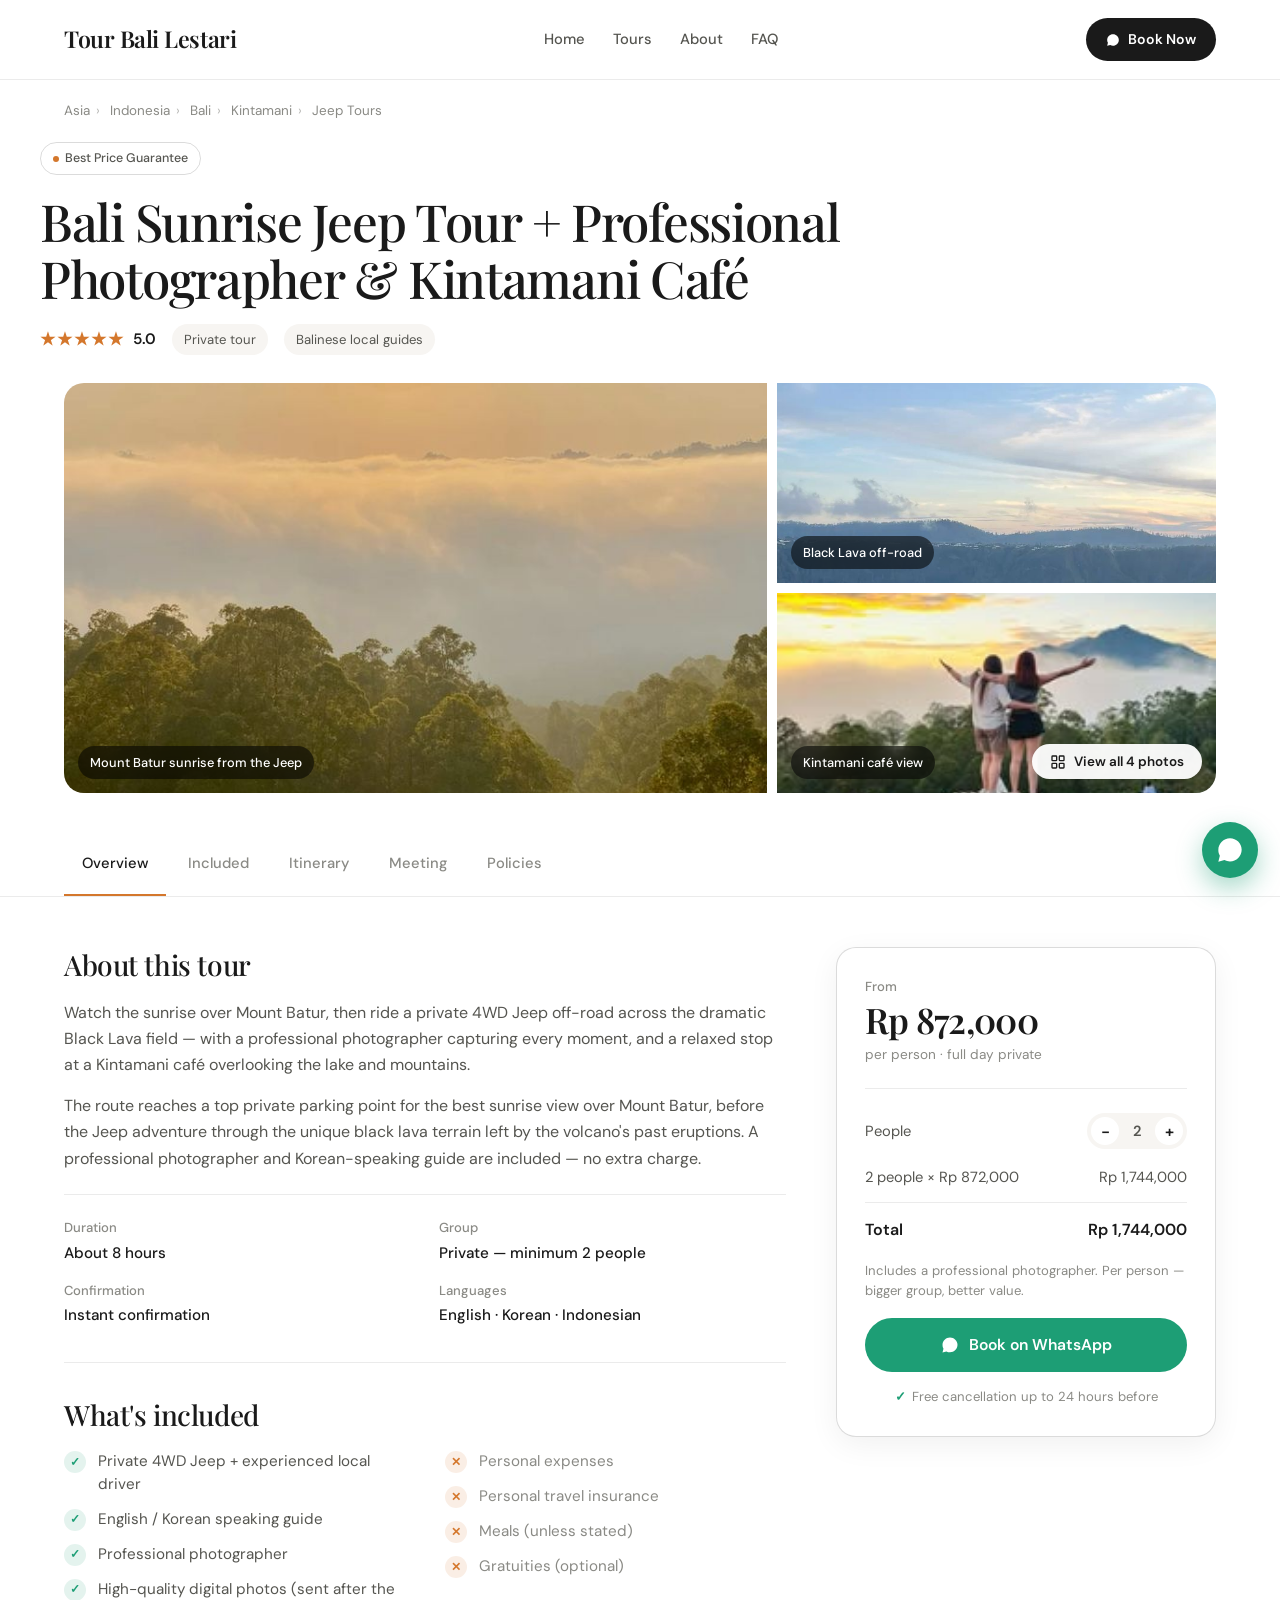
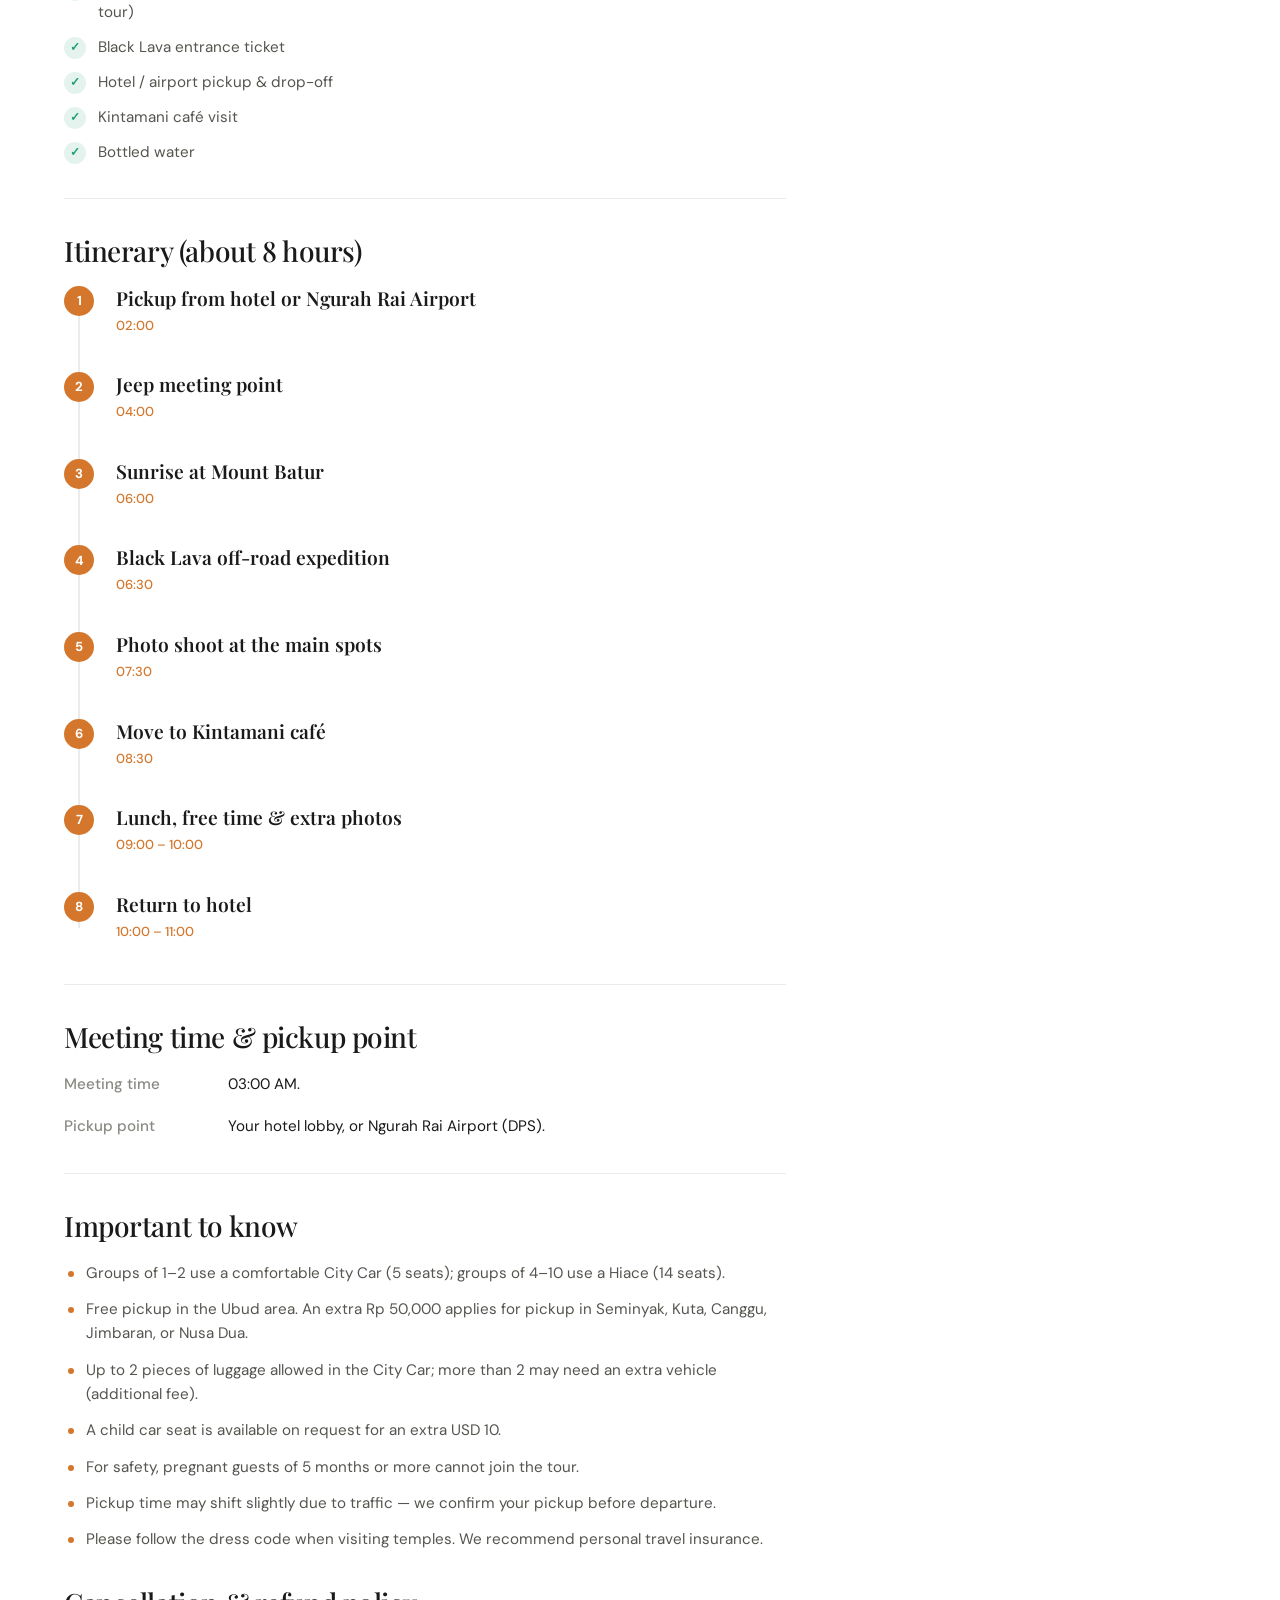
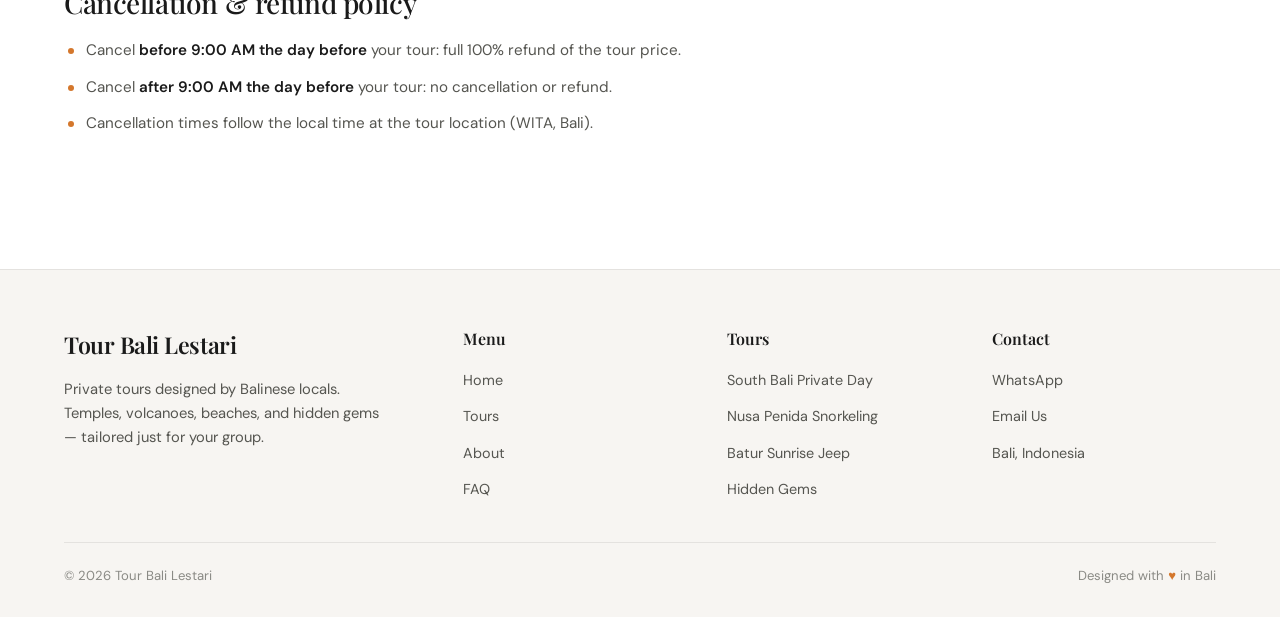
<file: batur-sunrise-jeep.html>
<!DOCTYPE html>
<html lang="en">
<head>
<meta charset="UTF-8">
<meta name="viewport" content="width=device-width, initial-scale=1.0">
<title>Bali Sunrise Jeep Tour + Professional Photographer &amp; Kintamani Café | Tour Bali Lestari</title>
<link rel="preconnect" href="https://fonts.googleapis.com">
<link rel="preconnect" href="https://fonts.gstatic.com" crossorigin>
<link href="https://fonts.googleapis.com/css2?family=Playfair+Display:wght@400;500;600;700&family=DM+Sans:wght@300;400;500;600;700&display=swap" rel="stylesheet">
<style>
  :root{
    --bg:#ffffff;--bg-alt:#f7f5f2;--bg-hero:#faf8f5;
    --bg-dark:#1a1a1a;
    --text-dark:#1a1a1a;--text-body:#555550;--text-muted:#8a8a85;--text-white:#ffffff;
    --accent:#d4772c;--accent-hover:#c06820;--accent-light:rgba(212,119,44,.08);
    --green:#1D9E75;--green-hover:#0F6E56;
    --border:rgba(0,0,0,.08);--border-strong:rgba(0,0,0,.14);
    --shadow-sm:0 2px 8px rgba(0,0,0,.04);
    --shadow-md:0 8px 30px rgba(0,0,0,.06);
    --shadow-lg:0 16px 50px rgba(0,0,0,.1);
    --font-display:'Playfair Display',Georgia,serif;
    --font-body:'DM Sans','Helvetica Neue',sans-serif;
    --ease:cubic-bezier(.22,1,.36,1);
    --radius:12px;--radius-lg:20px;--radius-xl:28px;
    --max:1200px;
  }
  *{box-sizing:border-box;margin:0;padding:0}
  html{scroll-behavior:smooth}
  body{background:var(--bg);color:var(--text-dark);font-family:var(--font-body);line-height:1.65;-webkit-font-smoothing:antialiased}
  img{max-width:100%;display:block}
  a{color:inherit;text-decoration:none}
  button{font-family:inherit;border:0;cursor:pointer;background:none}
  .container{max-width:var(--max);margin:0 auto;padding:0 24px}

  .nav{position:sticky;top:0;z-index:40;background:var(--bg);border-bottom:1px solid var(--border)}
  .nav-inner{display:flex;align-items:center;justify-content:space-between;padding:18px 24px;max-width:var(--max);margin:0 auto}
  .logo{font-family:var(--font-display);font-size:1.45rem;font-weight:600;letter-spacing:-.02em}
  .nav-links{display:flex;gap:28px;font-size:.92rem;font-weight:500;color:var(--text-body)}
  .nav-links a:hover{color:var(--accent)}
  .nav-cta{display:inline-flex;align-items:center;gap:8px;padding:10px 20px;background:var(--text-dark);color:var(--text-white);border-radius:100px;font-size:.88rem;font-weight:600;transition:all .25s var(--ease)}
  .nav-cta:hover{background:var(--accent)}

  .breadcrumb{padding:20px 0 6px;font-size:.84rem;color:var(--text-muted)}
  .breadcrumb a:hover{color:var(--accent)}
  .breadcrumb .sep{margin:0 6px;opacity:.6}

  .head{padding:14px 0 28px}
  .head-badge{display:inline-flex;align-items:center;gap:6px;padding:5px 12px;border:1px solid var(--border-strong);border-radius:100px;font-size:.78rem;font-weight:500;color:var(--text-body);margin-bottom:18px}
  .head-badge::before{content:"";width:6px;height:6px;border-radius:50%;background:var(--accent)}
  .head h1{font-family:var(--font-display);font-size:clamp(2rem,4.2vw,3.2rem);font-weight:500;line-height:1.12;letter-spacing:-.025em;margin-bottom:16px;max-width:900px}
  .head-meta{display:flex;align-items:center;gap:16px;flex-wrap:wrap}
  .rating{display:flex;align-items:center;gap:8px;font-size:.95rem;font-weight:600}
  .stars{color:var(--accent);letter-spacing:2px;font-size:1.05rem}
  .meta-pill{display:inline-flex;align-items:center;gap:6px;padding:5px 12px;background:var(--bg-alt);border-radius:100px;font-size:.82rem;color:var(--text-body)}

  .gallery{display:grid;grid-template-columns:1.6fr 1fr;grid-template-rows:200px 200px;gap:10px;margin-bottom:40px;border-radius:var(--radius-lg);overflow:hidden;position:relative}
  .gallery .g1{grid-row:1 / span 2;position:relative}
  .gallery figure{position:relative;margin:0;overflow:hidden;background:var(--bg-alt);cursor:pointer}
  .gallery img{width:100%;height:100%;object-fit:cover;transition:transform .8s var(--ease)}
  .gallery figure:hover img{transform:scale(1.04)}
  .gallery figcaption{position:absolute;bottom:14px;left:14px;padding:6px 12px;background:rgba(0,0,0,.55);color:#fff;font-size:.8rem;font-weight:500;border-radius:100px;backdrop-filter:blur(8px)}
  .lb-trigger{position:absolute;bottom:14px;right:14px;z-index:5;padding:9px 18px;background:rgba(255,255,255,.95);color:var(--text-dark);border:0;border-radius:100px;font-size:.84rem;font-weight:600;cursor:pointer;display:inline-flex;align-items:center;gap:8px;box-shadow:0 4px 14px rgba(0,0,0,.2);transition:all .2s}
  .lb-trigger:hover{background:#fff;transform:translateY(-1px);box-shadow:0 6px 18px rgba(0,0,0,.25)}
  .lb-trigger svg{width:16px;height:16px}

  .lb{position:fixed;inset:0;background:rgba(0,0,0,.94);z-index:100;display:flex;align-items:center;justify-content:center;animation:lbfade .2s ease}
  .lb[hidden]{display:none}
  @keyframes lbfade{from{opacity:0}to{opacity:1}}
  .lb-img{max-width:92vw;max-height:84vh;object-fit:contain;border-radius:8px;box-shadow:0 20px 60px rgba(0,0,0,.5)}
  .lb-close,.lb-prev,.lb-next{position:absolute;background:rgba(255,255,255,.12);color:#fff;border:0;border-radius:50%;cursor:pointer;display:flex;align-items:center;justify-content:center;backdrop-filter:blur(8px);transition:all .2s;line-height:1;z-index:2}
  .lb-close{top:20px;right:20px;width:44px;height:44px;font-size:1.8rem;padding-bottom:4px}
  .lb-prev,.lb-next{top:50%;transform:translateY(-50%);width:54px;height:54px;font-size:2.4rem;padding-bottom:6px}
  .lb-prev{left:22px}.lb-next{right:22px}
  .lb-close:hover,.lb-prev:hover,.lb-next:hover{background:rgba(255,255,255,.22);transform:translateY(-50%) scale(1.05)}
  .lb-close:hover{transform:scale(1.05)}
  .lb-counter{position:absolute;top:24px;left:24px;color:rgba(255,255,255,.9);font-size:.88rem;font-weight:500;background:rgba(0,0,0,.4);padding:7px 15px;border-radius:100px;backdrop-filter:blur(8px)}
  .lb-caption{position:absolute;bottom:26px;left:50%;transform:translateX(-50%);color:rgba(255,255,255,.95);font-size:.9rem;background:rgba(0,0,0,.45);padding:9px 18px;border-radius:100px;backdrop-filter:blur(8px);max-width:80vw;text-align:center;white-space:nowrap;overflow:hidden;text-overflow:ellipsis}
  @media(max-width:600px){
    .lb-prev,.lb-next{width:44px;height:44px;font-size:1.9rem}
    .lb-prev{left:10px}.lb-next{right:10px}
  }

  .tabs{position:sticky;top:69px;z-index:30;background:var(--bg);border-bottom:1px solid var(--border);margin-bottom:0}
  .tabs-inner{display:flex;gap:4px;max-width:var(--max);margin:0 auto;padding:0 24px;overflow-x:auto;scrollbar-width:none}
  .tabs-inner::-webkit-scrollbar{display:none}
  .tab{padding:18px 18px;font-size:.92rem;font-weight:500;color:var(--text-muted);border-bottom:2px solid transparent;transition:all .2s var(--ease);white-space:nowrap}
  .tab:hover{color:var(--text-dark)}
  .tab.active{color:var(--text-dark);border-bottom-color:var(--accent)}

  .main{display:grid;grid-template-columns:1fr 380px;gap:50px;padding:50px 0 100px;align-items:start}
  .content{min-width:0}
  .content section{padding:34px 0;border-bottom:1px solid var(--border)}
  .content section:first-child{padding-top:0}
  .content section:last-child{border-bottom:0}
  .content h2{font-family:var(--font-display);font-size:1.75rem;font-weight:500;letter-spacing:-.015em;margin-bottom:18px;line-height:1.25}
  .content p{color:var(--text-body);margin-bottom:14px;font-size:1rem}
  .content p:last-child{margin-bottom:0}
  .content strong{color:var(--text-dark);font-weight:600}

  .about-meta{display:grid;grid-template-columns:repeat(2,1fr);gap:14px 28px;margin-top:22px;padding-top:22px;border-top:1px solid var(--border)}
  .about-meta div{display:flex;flex-direction:column;gap:2px}
  .about-meta dt{font-size:.82rem;color:var(--text-muted);font-weight:500}
  .about-meta dd{font-size:.95rem;color:var(--text-dark);font-weight:500}

  .inc-grid{display:grid;grid-template-columns:1fr 1fr;gap:28px 40px;margin-top:8px}
  .inc-grid ul{list-style:none;display:flex;flex-direction:column;gap:12px}
  .inc-grid li{display:flex;align-items:flex-start;gap:12px;font-size:.95rem;color:var(--text-body);line-height:1.5}
  .inc-grid .mark{flex-shrink:0;width:22px;height:22px;border-radius:50%;display:grid;place-items:center;font-size:.72rem;font-weight:700;margin-top:1px}
  .inc-grid .yes .mark{background:rgba(29,158,117,.12);color:var(--green)}
  .inc-grid .no .mark{background:rgba(212,119,44,.12);color:var(--accent)}
  .inc-grid .no li{color:var(--text-muted)}

  .itin{position:relative;margin-top:8px}
  .itin::before{content:"";position:absolute;left:14px;top:14px;bottom:14px;width:2px;background:var(--border)}
  .itin-item{position:relative;padding-left:52px;padding-bottom:28px}
  .itin-item:last-child{padding-bottom:0}
  .itin-num{position:absolute;left:0;top:0;width:30px;height:30px;border-radius:50%;background:var(--bg);border:2px solid var(--border);display:grid;place-items:center;font-size:.82rem;font-weight:700;color:var(--text-muted)}
  .itin-item.on .itin-num{background:var(--accent);border-color:var(--accent);color:#fff}
  .itin-title{font-family:var(--font-display);font-size:1.2rem;font-weight:600;color:var(--text-dark);margin-bottom:4px;line-height:1.3}
  .itin-sub{font-size:.82rem;color:var(--accent);font-weight:500;margin-bottom:8px}
  .itin-desc{font-size:.95rem;color:var(--text-body);line-height:1.6;max-width:600px}

  .meta-row{display:grid;grid-template-columns:140px 1fr;gap:16px 24px;margin-top:8px;font-size:.95rem}
  .meta-row dt{color:var(--text-muted);font-weight:500}
  .meta-row dd{color:var(--text-dark)}
  .bullet-list{list-style:none;margin-top:8px;display:flex;flex-direction:column;gap:12px}
  .bullet-list li{position:relative;padding-left:22px;color:var(--text-body);font-size:.95rem;line-height:1.6}
  .bullet-list li::before{content:"";position:absolute;left:4px;top:10px;width:6px;height:6px;border-radius:50%;background:var(--accent)}

  .booking{position:sticky;top:130px;background:var(--bg);border:1px solid var(--border-strong);border-radius:var(--radius-lg);padding:28px;box-shadow:var(--shadow-md)}
  .book-from{font-size:.82rem;color:var(--text-muted);font-weight:500;margin-bottom:4px}
  .book-price{font-family:var(--font-display);font-size:2.2rem;font-weight:600;color:var(--text-dark);letter-spacing:-.02em;line-height:1.1}
  .book-price-sub{font-size:.85rem;color:var(--text-muted);margin-top:4px;margin-bottom:22px}
  .book-calc{border-top:1px solid var(--border);padding-top:16px;margin-bottom:6px}
  .book-row{display:flex;justify-content:space-between;align-items:center;padding:8px 0;font-size:.92rem;color:var(--text-body)}
  .book-row.total{border-top:1px solid var(--border);margin-top:4px;padding-top:14px;font-weight:600;color:var(--text-dark);font-size:1rem}
  .book-qty{display:flex;align-items:center;gap:8px;background:var(--bg-alt);border-radius:100px;padding:4px}
  .book-qty button{width:28px;height:28px;border-radius:50%;background:var(--bg);color:var(--text-dark);font-weight:600;font-size:1rem;display:grid;place-items:center;transition:all .2s var(--ease)}
  .book-qty button:hover{background:var(--accent);color:#fff}
  .book-qty span{min-width:20px;text-align:center;font-weight:600;font-size:.92rem}
  .book-cta{display:flex;align-items:center;justify-content:center;gap:10px;width:100%;padding:14px;background:var(--green);color:#fff;border-radius:100px;font-size:.98rem;font-weight:600;margin-top:18px;transition:all .25s var(--ease)}
  .book-cta:hover{background:var(--green-hover);transform:translateY(-1px);box-shadow:0 10px 24px rgba(29,158,117,.3)}
  .book-note{text-align:center;font-size:.82rem;color:var(--text-muted);margin-top:14px;display:flex;align-items:center;justify-content:center;gap:6px}
  .book-note::before{content:"✓";color:var(--green);font-weight:700}

  footer{background:var(--bg-alt);padding:56px 0 30px;border-top:1px solid var(--border)}
  .foot-grid{display:grid;grid-template-columns:1.6fr 1fr 1fr 1fr;gap:40px;padding-bottom:40px;border-bottom:1px solid var(--border)}
  .foot-brand p{color:var(--text-body);font-size:.92rem;margin-top:12px;max-width:320px}
  .foot-col h4{font-family:var(--font-display);font-size:1rem;font-weight:600;margin-bottom:14px}
  .foot-col ul{list-style:none;display:flex;flex-direction:column;gap:10px}
  .foot-col a{color:var(--text-body);font-size:.9rem}
  .foot-col a:hover{color:var(--accent)}
  .foot-bottom{display:flex;justify-content:space-between;align-items:center;padding-top:22px;font-size:.82rem;color:var(--text-muted)}
  .foot-bottom span.heart{color:var(--accent)}

  .wa-float{position:fixed;right:22px;bottom:22px;z-index:35;width:56px;height:56px;border-radius:50%;background:var(--green);color:#fff;display:grid;place-items:center;box-shadow:0 10px 26px rgba(29,158,117,.4);transition:transform .2s var(--ease)}
  .wa-float:hover{transform:scale(1.08)}
  .wa-float svg{width:28px;height:28px}

  @media (max-width:900px){
    .nav-links{display:none}
    .main{grid-template-columns:1fr;gap:28px;padding:30px 0 60px}
    .booking{position:static;margin-bottom:20px}
    .head h1{font-size:1.8rem}
    .gallery{grid-template-columns:1fr;grid-template-rows:260px;grid-auto-rows:140px}
    .gallery .g1{grid-row:auto}
    .gallery figure:nth-child(n+4){display:none}
    .inc-grid{grid-template-columns:1fr;gap:20px}
    .about-meta{grid-template-columns:1fr}
    .foot-grid{grid-template-columns:1fr 1fr;gap:28px}
    .foot-brand{grid-column:1 / -1}
    .foot-bottom{flex-direction:column;gap:8px}
    .meta-row{grid-template-columns:1fr}
    .meta-row dt{margin-top:8px}
    .tabs{top:65px}
  }
</style>
</head>
<body>

<nav class="nav">
  <div class="nav-inner">
    <a href="/" class="logo">Tour Bali Lestari</a>
    <div class="nav-links">
      <a href="/">Home</a>
      <a href="/#tours">Tours</a>
      <a href="/#about">About</a>
      <a href="/#faq">FAQ</a>
    </div>
    <a class="nav-cta" href="https://wa.me/610452499051" target="_blank">
      <svg width="14" height="14" viewBox="0 0 24 24" fill="currentColor"><path d="M17.5 14.4c-.3-.2-1.8-.9-2.1-1-.3-.1-.5-.2-.7.2s-.8 1-1 1.2c-.2.2-.3.2-.6.1-.3-.2-1.3-.5-2.5-1.5-.9-.8-1.5-1.8-1.7-2.1-.2-.3 0-.5.1-.6l.5-.6c.2-.2.2-.3.3-.5.1-.2 0-.4 0-.5L8.9 7c-.2-.6-.5-.5-.7-.5h-.6c-.2 0-.5.1-.8.4-.3.3-1 1-1 2.4 0 1.4 1 2.8 1.2 3 .1.2 2 3.1 4.9 4.3.7.3 1.2.5 1.6.6.7.2 1.3.2 1.8.1.6-.1 1.7-.7 1.9-1.4.2-.7.2-1.3.2-1.4-.1 0-.3-.1-.6-.2zM12 2C6.5 2 2 6.5 2 12c0 1.7.4 3.4 1.3 4.9L2 22l5.2-1.4c1.4.8 3.1 1.2 4.8 1.2 5.5 0 10-4.5 10-10S17.5 2 12 2z"/></svg>
      Book Now
    </a>
  </div>
</nav>

<div class="container">
  <nav class="breadcrumb">
    <a href="/">Asia</a><span class="sep">›</span>
    <a href="/">Indonesia</a><span class="sep">›</span>
    <a href="/">Bali</a><span class="sep">›</span>
    <a href="/">Kintamani</a><span class="sep">›</span>
    <span>Jeep Tours</span>
  </nav>
</div>

<header class="container head">
  <span class="head-badge">Best Price Guarantee</span>
  <h1>Bali Sunrise Jeep Tour + Professional Photographer &amp; Kintamani Café</h1>
  <div class="head-meta">
    <div class="rating"><span class="stars">★★★★★</span> <span>5.0</span></div>
    <span class="meta-pill">Private tour</span>
    <span class="meta-pill">Balinese local guides</span>
  </div>
</header>

<div class="container">
  <div class="gallery">
    <figure class="g1" onclick="openLB(0)">
      <img src="/img/batur/batur-sunrise.jpg" alt="Mount Batur sunrise from the Jeep">
      <figcaption>Mount Batur sunrise from the Jeep</figcaption>
    </figure>
    <figure onclick="openLB(1)">
      <img src="/img/batur/black-lava-jeep.jpg" alt="Black Lava off-road">
      <figcaption>Black Lava off-road</figcaption>
    </figure>
    <figure onclick="openLB(2)">
      <img src="/img/batur/kintamani-cafe.jpg" alt="Kintamani café view">
      <figcaption>Kintamani café view</figcaption>
    </figure>
    <button class="lb-trigger" onclick="openLB(0)">
      <svg viewBox="0 0 24 24" fill="none" stroke="currentColor" stroke-width="2"><rect x="3" y="3" width="7" height="7" rx="1"/><rect x="14" y="3" width="7" height="7" rx="1"/><rect x="3" y="14" width="7" height="7" rx="1"/><rect x="14" y="14" width="7" height="7" rx="1"/></svg>
      View all 4 photos
    </button>
  </div>
</div>

<!-- LIGHTBOX -->
<div class="lb" id="lb" hidden>
  <button class="lb-close" onclick="closeLB()" aria-label="Close">×</button>
  <button class="lb-prev" onclick="prevLB()" aria-label="Previous">‹</button>
  <img class="lb-img" id="lbImg" alt="">
  <button class="lb-next" onclick="nextLB()" aria-label="Next">›</button>
  <div class="lb-counter" id="lbCount">1 / 4</div>
  <div class="lb-caption" id="lbCap"></div>
</div>

<div class="tabs">
  <div class="tabs-inner" id="tabs">
    <a href="#overview" class="tab active">Overview</a>
    <a href="#included" class="tab">Included</a>
    <a href="#itinerary" class="tab">Itinerary</a>
    <a href="#meeting" class="tab">Meeting</a>
    <a href="#policies" class="tab">Policies</a>
  </div>
</div>

<div class="container">
  <div class="main">
    <div class="content">

      <section id="overview">
        <h2>About this tour</h2>
        <p>Watch the sunrise over Mount Batur, then ride a private 4WD Jeep off-road across the dramatic Black Lava field — with a professional photographer capturing every moment, and a relaxed stop at a Kintamani café overlooking the lake and mountains.</p>
        <p>The route reaches a top private parking point for the best sunrise view over Mount Batur, before the Jeep adventure through the unique black lava terrain left by the volcano's past eruptions. A professional photographer and Korean-speaking guide are included — no extra charge.</p>

        <dl class="about-meta">
          <div><dt>Duration</dt><dd>About 8 hours</dd></div>
          <div><dt>Group</dt><dd>Private — minimum 2 people</dd></div>
          <div><dt>Confirmation</dt><dd>Instant confirmation</dd></div>
          <div><dt>Languages</dt><dd>English · Korean · Indonesian</dd></div>
        </dl>
      </section>

      <section id="included">
        <h2>What's included</h2>
        <div class="inc-grid">
          <ul class="yes">
            <li><span class="mark">✓</span> Private 4WD Jeep + experienced local driver</li>
            <li><span class="mark">✓</span> English / Korean speaking guide</li>
            <li><span class="mark">✓</span> Professional photographer</li>
            <li><span class="mark">✓</span> High-quality digital photos (sent after the tour)</li>
            <li><span class="mark">✓</span> Black Lava entrance ticket</li>
            <li><span class="mark">✓</span> Hotel / airport pickup &amp; drop-off</li>
            <li><span class="mark">✓</span> Kintamani café visit</li>
            <li><span class="mark">✓</span> Bottled water</li>
          </ul>
          <ul class="no">
            <li><span class="mark">✕</span> Personal expenses</li>
            <li><span class="mark">✕</span> Personal travel insurance</li>
            <li><span class="mark">✕</span> Meals (unless stated)</li>
            <li><span class="mark">✕</span> Gratuities (optional)</li>
          </ul>
        </div>
      </section>

      <section id="itinerary">
        <h2>Itinerary (about 8 hours)</h2>
        <div class="itin">
          <div class="itin-item on">
            <span class="itin-num">1</span>
            <h3 class="itin-title">Pickup from hotel or Ngurah Rai Airport</h3>
            <div class="itin-sub">02:00</div>
          </div>
          <div class="itin-item on">
            <span class="itin-num">2</span>
            <h3 class="itin-title">Jeep meeting point</h3>
            <div class="itin-sub">04:00</div>
          </div>
          <div class="itin-item on">
            <span class="itin-num">3</span>
            <h3 class="itin-title">Sunrise at Mount Batur</h3>
            <div class="itin-sub">06:00</div>
          </div>
          <div class="itin-item on">
            <span class="itin-num">4</span>
            <h3 class="itin-title">Black Lava off-road expedition</h3>
            <div class="itin-sub">06:30</div>
          </div>
          <div class="itin-item on">
            <span class="itin-num">5</span>
            <h3 class="itin-title">Photo shoot at the main spots</h3>
            <div class="itin-sub">07:30</div>
          </div>
          <div class="itin-item on">
            <span class="itin-num">6</span>
            <h3 class="itin-title">Move to Kintamani café</h3>
            <div class="itin-sub">08:30</div>
          </div>
          <div class="itin-item on">
            <span class="itin-num">7</span>
            <h3 class="itin-title">Lunch, free time &amp; extra photos</h3>
            <div class="itin-sub">09:00 – 10:00</div>
          </div>
          <div class="itin-item on">
            <span class="itin-num">8</span>
            <h3 class="itin-title">Return to hotel</h3>
            <div class="itin-sub">10:00 – 11:00</div>
          </div>
        </div>
      </section>

      <section id="meeting">
        <h2>Meeting time &amp; pickup point</h2>
        <dl class="meta-row">
          <dt>Meeting time</dt><dd>03:00 AM.</dd>
          <dt>Pickup point</dt><dd>Your hotel lobby, or Ngurah Rai Airport (DPS).</dd>
        </dl>
      </section>

      <section id="policies">
        <h2>Important to know</h2>
        <ul class="bullet-list">
          <li>Groups of 1–2 use a comfortable City Car (5 seats); groups of 4–10 use a Hiace (14 seats).</li>
          <li>Free pickup in the Ubud area. An extra Rp 50,000 applies for pickup in Seminyak, Kuta, Canggu, Jimbaran, or Nusa Dua.</li>
          <li>Up to 2 pieces of luggage allowed in the City Car; more than 2 may need an extra vehicle (additional fee).</li>
          <li>A child car seat is available on request for an extra USD 10.</li>
          <li>For safety, pregnant guests of 5 months or more cannot join the tour.</li>
          <li>Pickup time may shift slightly due to traffic — we confirm your pickup before departure.</li>
          <li>Please follow the dress code when visiting temples. We recommend personal travel insurance.</li>
        </ul>

        <h2 style="margin-top:34px">Cancellation &amp; refund policy</h2>
        <ul class="bullet-list">
          <li>Cancel <strong>before 9:00 AM the day before</strong> your tour: full 100% refund of the tour price.</li>
          <li>Cancel <strong>after 9:00 AM the day before</strong> your tour: no cancellation or refund.</li>
          <li>Cancellation times follow the local time at the tour location (WITA, Bali).</li>
        </ul>
      </section>

    </div>

    <aside class="booking">
      <div class="book-from">From</div>
      <div class="book-price">Rp 872,000</div>
      <div class="book-price-sub">per person · full day private</div>

      <div class="book-calc">
        <div class="book-row">
          <span>People</span>
          <div class="book-qty">
            <button onclick="updateQty(-1)" aria-label="Decrease">−</button>
            <span id="qty">2</span>
            <button onclick="updateQty(1)" aria-label="Increase">+</button>
          </div>
        </div>
        <div class="book-row">
          <span id="calcLabel">2 people × Rp 872,000</span>
          <span id="calcSub">Rp 1,744,000</span>
        </div>
        <div class="book-row total">
          <span>Total</span>
          <span id="calcTotal">Rp 1,744,000</span>
        </div>
      </div>

      <p style="font-size:.82rem;color:var(--text-muted);margin:10px 0 0;line-height:1.5">Includes a professional photographer. Per person — bigger group, better value.</p>

      <a class="book-cta" href="https://wa.me/610452499051?text=Hi!%20I%20want%20to%20book%20the%20Bali%20Sunrise%20Jeep%20Tour" target="_blank">
        <svg width="18" height="18" viewBox="0 0 24 24" fill="currentColor"><path d="M17.5 14.4c-.3-.2-1.8-.9-2.1-1-.3-.1-.5-.2-.7.2s-.8 1-1 1.2c-.2.2-.3.2-.6.1-.3-.2-1.3-.5-2.5-1.5-.9-.8-1.5-1.8-1.7-2.1-.2-.3 0-.5.1-.6l.5-.6c.2-.2.2-.3.3-.5.1-.2 0-.4 0-.5L8.9 7c-.2-.6-.5-.5-.7-.5h-.6c-.2 0-.5.1-.8.4-.3.3-1 1-1 2.4 0 1.4 1 2.8 1.2 3 .1.2 2 3.1 4.9 4.3.7.3 1.2.5 1.6.6.7.2 1.3.2 1.8.1.6-.1 1.7-.7 1.9-1.4.2-.7.2-1.3.2-1.4-.1 0-.3-.1-.6-.2zM12 2C6.5 2 2 6.5 2 12c0 1.7.4 3.4 1.3 4.9L2 22l5.2-1.4c1.4.8 3.1 1.2 4.8 1.2 5.5 0 10-4.5 10-10S17.5 2 12 2z"/></svg>
        Book on WhatsApp
      </a>
      <div class="book-note">Free cancellation up to 24 hours before</div>
    </aside>
  </div>
</div>

<footer>
  <div class="container">
    <div class="foot-grid">
      <div class="foot-brand">
        <a href="/" class="logo">Tour Bali Lestari</a>
        <p>Private tours designed by Balinese locals. Temples, volcanoes, beaches, and hidden gems — tailored just for your group.</p>
      </div>
      <div class="foot-col">
        <h4>Menu</h4>
        <ul>
          <li><a href="/">Home</a></li>
          <li><a href="/#tours">Tours</a></li>
          <li><a href="/#about">About</a></li>
          <li><a href="/#faq">FAQ</a></li>
        </ul>
      </div>
      <div class="foot-col">
        <h4>Tours</h4>
        <ul>
          <li><a href="/uluwatu-tour">South Bali Private Day</a></li>
          <li><a href="/nusa-penida-snorkeling">Nusa Penida Snorkeling</a></li>
          <li><a href="/batur-sunrise-jeep">Batur Sunrise Jeep</a></li>
          <li><a href="/">Hidden Gems</a></li>
        </ul>
      </div>
      <div class="foot-col">
        <h4>Contact</h4>
        <ul>
          <li><a href="https://wa.me/610452499051">WhatsApp</a></li>
          <li><a href="mailto:info@tourbalilestari.com">Email Us</a></li>
          <li><a href="#">Bali, Indonesia</a></li>
        </ul>
      </div>
    </div>
    <div class="foot-bottom">
      <span>© 2026 Tour Bali Lestari</span>
      <span>Designed with <span class="heart">♥</span> in Bali</span>
    </div>
  </div>
</footer>

<a class="wa-float" href="https://wa.me/610452499051" aria-label="Chat on WhatsApp" target="_blank">
  <svg viewBox="0 0 24 24" fill="currentColor"><path d="M17.5 14.4c-.3-.2-1.8-.9-2.1-1-.3-.1-.5-.2-.7.2s-.8 1-1 1.2c-.2.2-.3.2-.6.1-.3-.2-1.3-.5-2.5-1.5-.9-.8-1.5-1.8-1.7-2.1-.2-.3 0-.5.1-.6l.5-.6c.2-.2.2-.3.3-.5.1-.2 0-.4 0-.5L8.9 7c-.2-.6-.5-.5-.7-.5h-.6c-.2 0-.5.1-.8.4-.3.3-1 1-1 2.4 0 1.4 1 2.8 1.2 3 .1.2 2 3.1 4.9 4.3.7.3 1.2.5 1.6.6.7.2 1.3.2 1.8.1.6-.1 1.7-.7 1.9-1.4.2-.7.2-1.3.2-1.4-.1 0-.3-.1-.6-.2zM12 2C6.5 2 2 6.5 2 12c0 1.7.4 3.4 1.3 4.9L2 22l5.2-1.4c1.4.8 3.1 1.2 4.8 1.2 5.5 0 10-4.5 10-10S17.5 2 12 2z"/></svg>
</a>

<script>
  const PRICE = 872000;
  let qty = 2;
  const fmt = n => 'Rp ' + n.toLocaleString('en-US');
  function updateQty(delta){
    const next = qty + delta;
    if(next < 2 || next > 20) return;
    qty = next;
    document.getElementById('qty').textContent = qty;
    document.getElementById('calcLabel').textContent = qty + ' people × ' + fmt(PRICE);
    document.getElementById('calcSub').textContent = fmt(qty * PRICE);
    document.getElementById('calcTotal').textContent = fmt(qty * PRICE);
  }

  // Lightbox
  const LB_IMAGES = [
    {src:"/img/batur/batur-sunrise.jpg", cap:"Mount Batur sunrise from the Jeep"},
    {src:"/img/batur/black-lava-jeep.jpg", cap:"Black Lava off-road"},
    {src:"/img/batur/kintamani-cafe.jpg", cap:"Kintamani café view"},
    {src:"/img/batur/jeep-batur.jpg", cap:"Jeep at Mount Batur"}
  ];
  let lbIdx = 0;
  function openLB(i){ lbIdx = i; document.getElementById('lb').hidden = false; document.body.style.overflow = 'hidden'; renderLB(); }
  function closeLB(){ document.getElementById('lb').hidden = true; document.body.style.overflow = ''; }
  function nextLB(){ lbIdx = (lbIdx + 1) % LB_IMAGES.length; renderLB(); }
  function prevLB(){ lbIdx = (lbIdx - 1 + LB_IMAGES.length) % LB_IMAGES.length; renderLB(); }
  function renderLB(){
    const im = LB_IMAGES[lbIdx];
    document.getElementById('lbImg').src = im.src;
    document.getElementById('lbImg').alt = im.cap;
    document.getElementById('lbCap').textContent = im.cap;
    document.getElementById('lbCount').textContent = (lbIdx+1) + ' / ' + LB_IMAGES.length;
  }
  document.addEventListener('keydown', e => {
    if (document.getElementById('lb').hidden) return;
    if (e.key === 'Escape') closeLB();
    if (e.key === 'ArrowRight') nextLB();
    if (e.key === 'ArrowLeft') prevLB();
  });
  document.getElementById('lb').addEventListener('click', e => { if (e.target.id === 'lb') closeLB(); });
  let tx = 0;
  document.getElementById('lb').addEventListener('touchstart', e => { tx = e.touches[0].clientX; }, {passive:true});
  document.getElementById('lb').addEventListener('touchend', e => {
    const dx = e.changedTouches[0].clientX - tx;
    if (Math.abs(dx) > 50) dx > 0 ? prevLB() : nextLB();
  }, {passive:true});

  const tabs = document.querySelectorAll('.tab');
  const sections = Array.from(tabs).map(t => document.querySelector(t.getAttribute('href')));
  tabs.forEach(t => t.addEventListener('click', e => {
    e.preventDefault();
    const target = document.querySelector(t.getAttribute('href'));
    const offset = target.getBoundingClientRect().top + window.scrollY - 130;
    window.scrollTo({top: offset, behavior:'smooth'});
  }));
  window.addEventListener('scroll', () => {
    const scrollPos = window.scrollY + 160;
    let activeIdx = 0;
    sections.forEach((s, i) => { if(s && s.offsetTop <= scrollPos) activeIdx = i; });
    tabs.forEach((t, i) => t.classList.toggle('active', i === activeIdx));
  }, {passive:true});
</script>

</body>
</html>
</file>
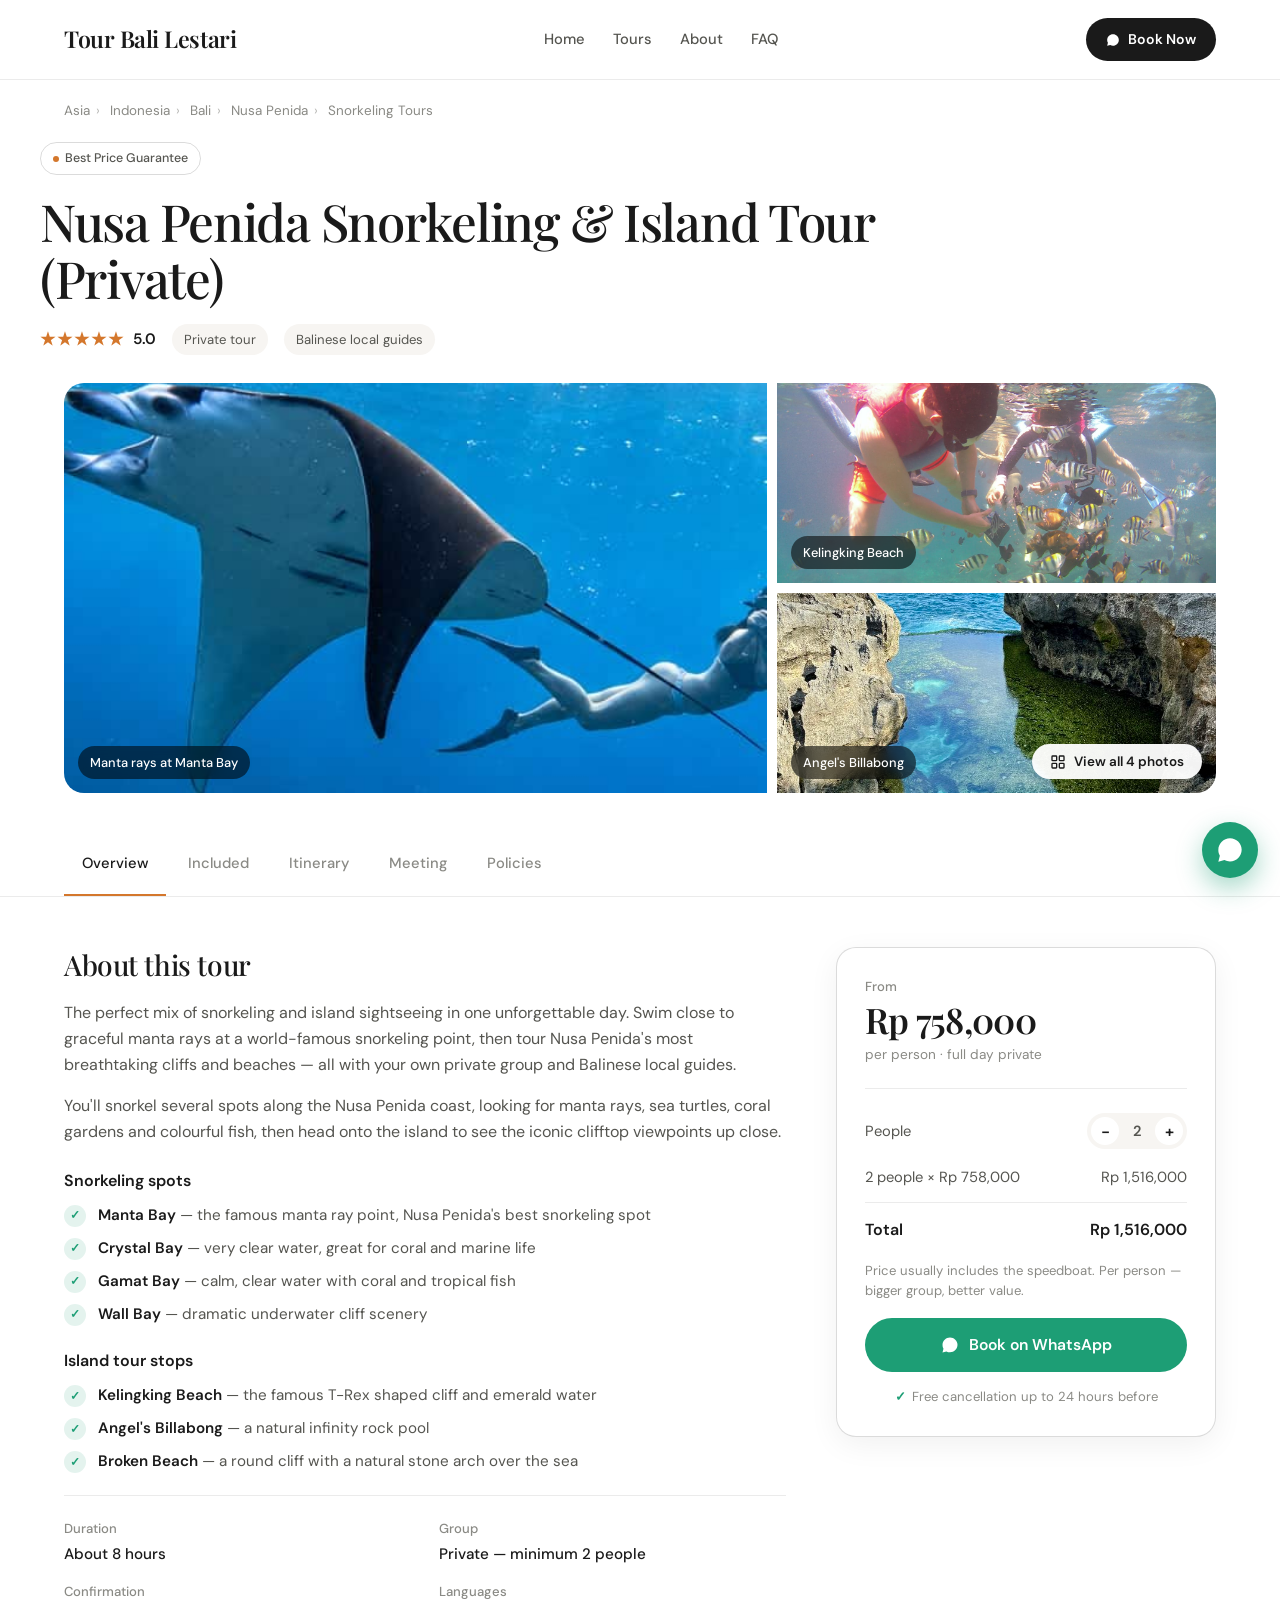
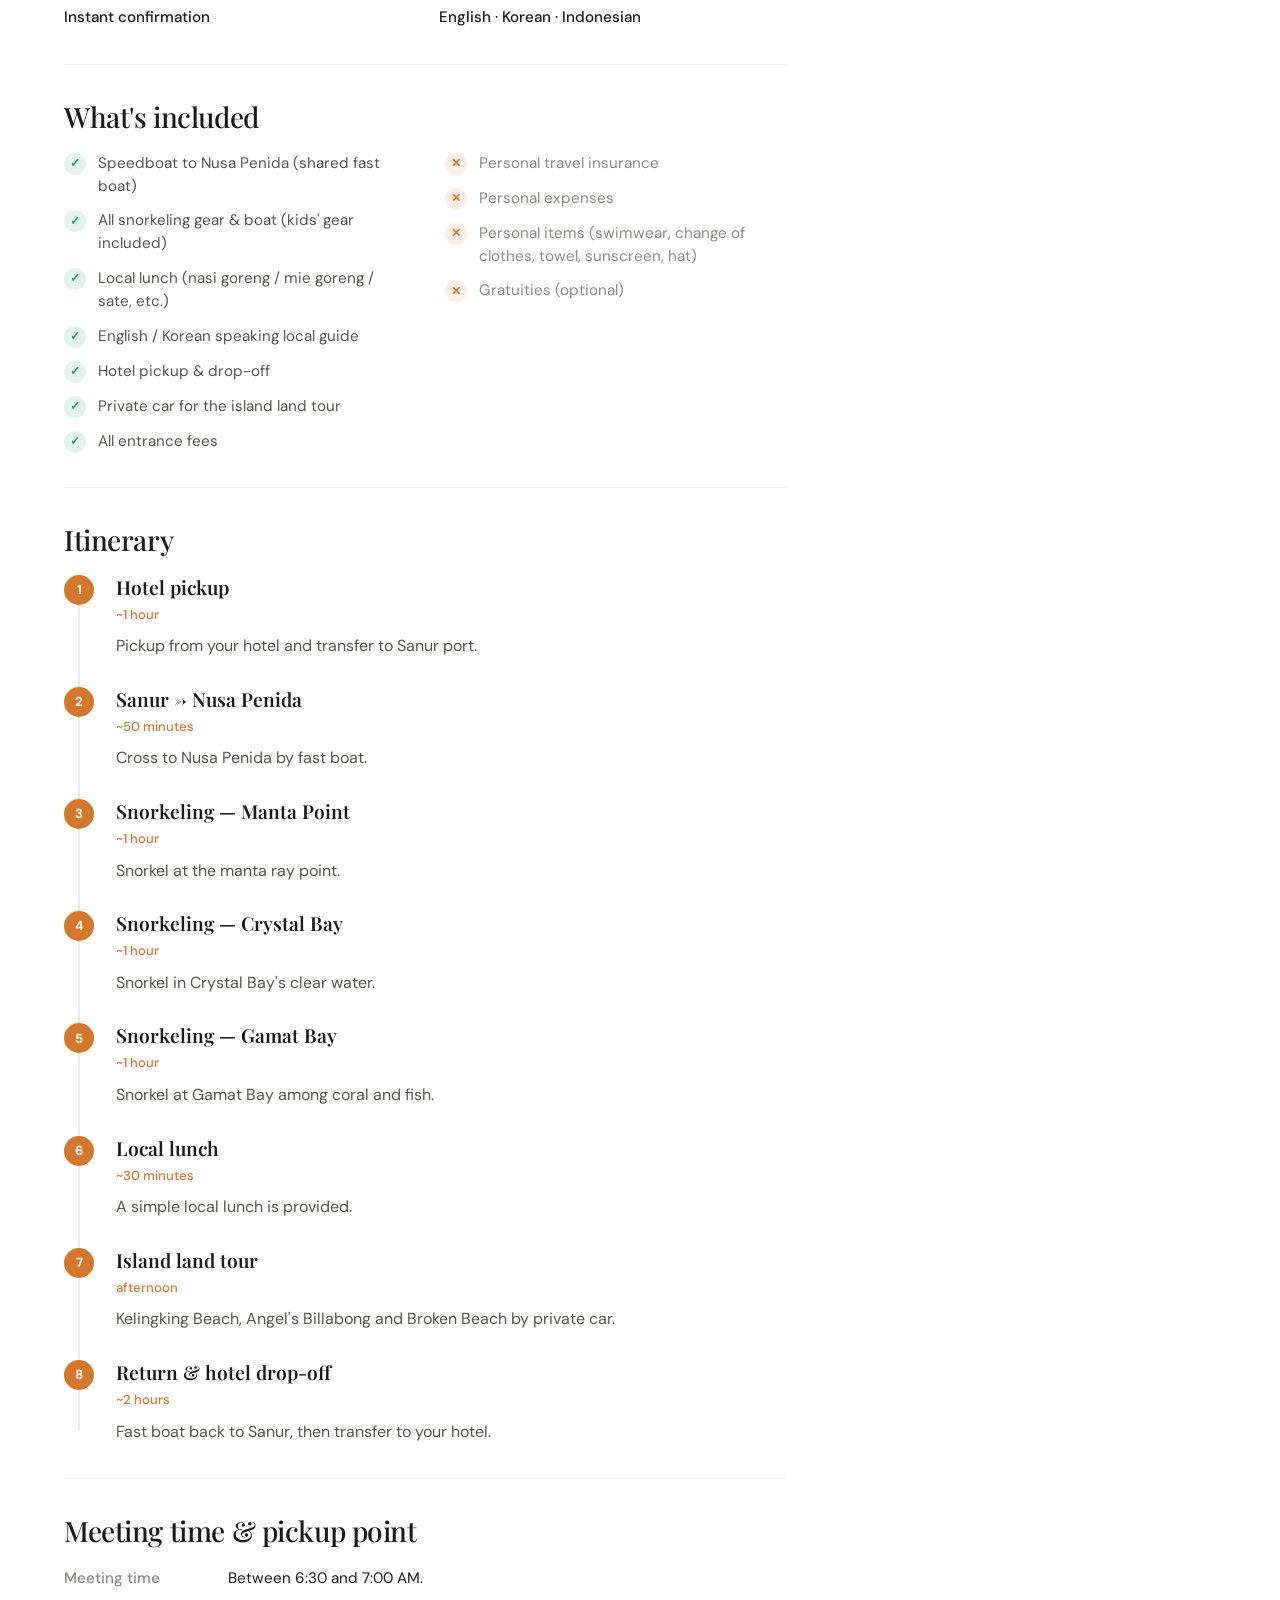
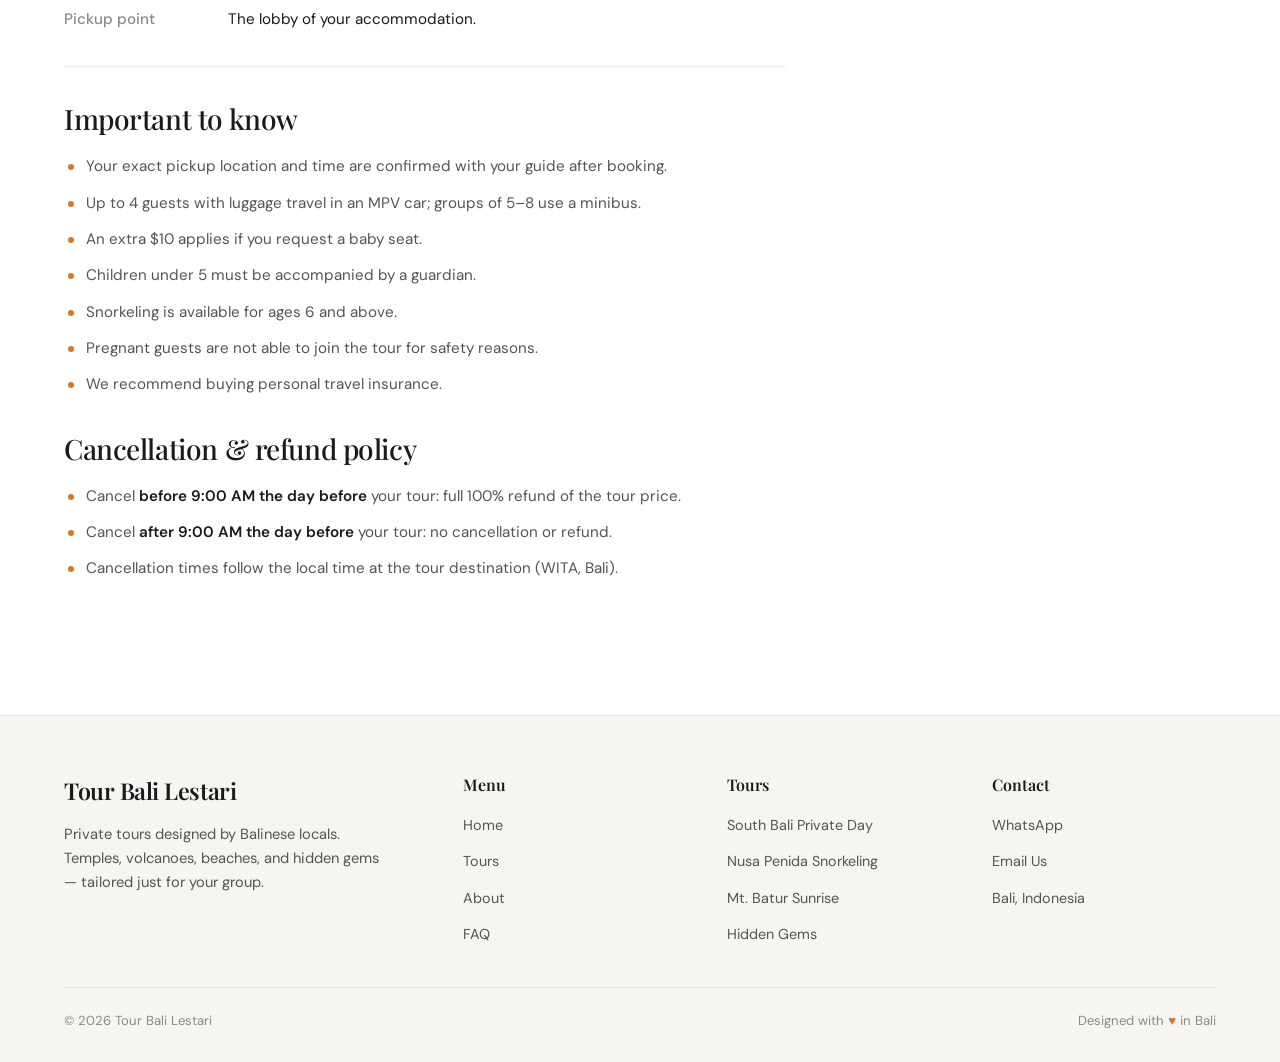
<file: nusa-penida-snorkeling.html>
<!DOCTYPE html>
<html lang="en">
<head>
<meta charset="UTF-8">
<meta name="viewport" content="width=device-width, initial-scale=1.0">
<title>Nusa Penida Snorkeling &amp; Island Tour (Private) | Tour Bali Lestari</title>
<link rel="preconnect" href="https://fonts.googleapis.com">
<link rel="preconnect" href="https://fonts.gstatic.com" crossorigin>
<link href="https://fonts.googleapis.com/css2?family=Playfair+Display:wght@400;500;600;700&family=DM+Sans:wght@300;400;500;600;700&display=swap" rel="stylesheet">
<style>
  :root{
    --bg:#ffffff;--bg-alt:#f7f5f2;--bg-hero:#faf8f5;
    --bg-dark:#1a1a1a;
    --text-dark:#1a1a1a;--text-body:#555550;--text-muted:#8a8a85;--text-white:#ffffff;
    --accent:#d4772c;--accent-hover:#c06820;--accent-light:rgba(212,119,44,.08);
    --green:#1D9E75;--green-hover:#0F6E56;
    --border:rgba(0,0,0,.08);--border-strong:rgba(0,0,0,.14);
    --shadow-sm:0 2px 8px rgba(0,0,0,.04);
    --shadow-md:0 8px 30px rgba(0,0,0,.06);
    --shadow-lg:0 16px 50px rgba(0,0,0,.1);
    --font-display:'Playfair Display',Georgia,serif;
    --font-body:'DM Sans','Helvetica Neue',sans-serif;
    --ease:cubic-bezier(.22,1,.36,1);
    --radius:12px;--radius-lg:20px;--radius-xl:28px;
    --max:1200px;
  }
  *{box-sizing:border-box;margin:0;padding:0}
  html{scroll-behavior:smooth}
  body{background:var(--bg);color:var(--text-dark);font-family:var(--font-body);line-height:1.65;-webkit-font-smoothing:antialiased}
  img{max-width:100%;display:block}
  a{color:inherit;text-decoration:none}
  button{font-family:inherit;border:0;cursor:pointer;background:none}
  .container{max-width:var(--max);margin:0 auto;padding:0 24px}

  .nav{position:sticky;top:0;z-index:40;background:var(--bg);border-bottom:1px solid var(--border)}
  .nav-inner{display:flex;align-items:center;justify-content:space-between;padding:18px 24px;max-width:var(--max);margin:0 auto}
  .logo{font-family:var(--font-display);font-size:1.45rem;font-weight:600;letter-spacing:-.02em}
  .nav-links{display:flex;gap:28px;font-size:.92rem;font-weight:500;color:var(--text-body)}
  .nav-links a:hover{color:var(--accent)}
  .nav-cta{display:inline-flex;align-items:center;gap:8px;padding:10px 20px;background:var(--text-dark);color:var(--text-white);border-radius:100px;font-size:.88rem;font-weight:600;transition:all .25s var(--ease)}
  .nav-cta:hover{background:var(--accent)}

  .breadcrumb{padding:20px 0 6px;font-size:.84rem;color:var(--text-muted)}
  .breadcrumb a:hover{color:var(--accent)}
  .breadcrumb .sep{margin:0 6px;opacity:.6}

  .head{padding:14px 0 28px}
  .head-badge{display:inline-flex;align-items:center;gap:6px;padding:5px 12px;border:1px solid var(--border-strong);border-radius:100px;font-size:.78rem;font-weight:500;color:var(--text-body);margin-bottom:18px}
  .head-badge::before{content:"";width:6px;height:6px;border-radius:50%;background:var(--accent)}
  .head h1{font-family:var(--font-display);font-size:clamp(2rem,4.2vw,3.2rem);font-weight:500;line-height:1.12;letter-spacing:-.025em;margin-bottom:16px;max-width:860px}
  .head-meta{display:flex;align-items:center;gap:16px;flex-wrap:wrap}
  .rating{display:flex;align-items:center;gap:8px;font-size:.95rem;font-weight:600}
  .stars{color:var(--accent);letter-spacing:2px;font-size:1.05rem}
  .meta-pill{display:inline-flex;align-items:center;gap:6px;padding:5px 12px;background:var(--bg-alt);border-radius:100px;font-size:.82rem;color:var(--text-body)}

  .gallery{display:grid;grid-template-columns:1.6fr 1fr;grid-template-rows:200px 200px;gap:10px;margin-bottom:40px;border-radius:var(--radius-lg);overflow:hidden;position:relative}
  .gallery .g1{grid-row:1 / span 2;position:relative}
  .gallery figure{position:relative;margin:0;overflow:hidden;background:var(--bg-alt);cursor:pointer}
  .gallery img{width:100%;height:100%;object-fit:cover;transition:transform .8s var(--ease)}
  .gallery figure:hover img{transform:scale(1.04)}
  .gallery figcaption{position:absolute;bottom:14px;left:14px;padding:6px 12px;background:rgba(0,0,0,.55);color:#fff;font-size:.8rem;font-weight:500;border-radius:100px;backdrop-filter:blur(8px)}
  .lb-trigger{position:absolute;bottom:14px;right:14px;z-index:5;padding:9px 18px;background:rgba(255,255,255,.95);color:var(--text-dark);border:0;border-radius:100px;font-size:.84rem;font-weight:600;cursor:pointer;display:inline-flex;align-items:center;gap:8px;box-shadow:0 4px 14px rgba(0,0,0,.2);transition:all .2s}
  .lb-trigger:hover{background:#fff;transform:translateY(-1px);box-shadow:0 6px 18px rgba(0,0,0,.25)}
  .lb-trigger svg{width:16px;height:16px}

  .lb{position:fixed;inset:0;background:rgba(0,0,0,.94);z-index:100;display:flex;align-items:center;justify-content:center;animation:lbfade .2s ease}
  .lb[hidden]{display:none}
  @keyframes lbfade{from{opacity:0}to{opacity:1}}
  .lb-img{max-width:92vw;max-height:84vh;object-fit:contain;border-radius:8px;box-shadow:0 20px 60px rgba(0,0,0,.5)}
  .lb-close,.lb-prev,.lb-next{position:absolute;background:rgba(255,255,255,.12);color:#fff;border:0;border-radius:50%;cursor:pointer;display:flex;align-items:center;justify-content:center;backdrop-filter:blur(8px);transition:all .2s;line-height:1;z-index:2}
  .lb-close{top:20px;right:20px;width:44px;height:44px;font-size:1.8rem;padding-bottom:4px}
  .lb-prev,.lb-next{top:50%;transform:translateY(-50%);width:54px;height:54px;font-size:2.4rem;padding-bottom:6px}
  .lb-prev{left:22px}.lb-next{right:22px}
  .lb-close:hover,.lb-prev:hover,.lb-next:hover{background:rgba(255,255,255,.22);transform:translateY(-50%) scale(1.05)}
  .lb-close:hover{transform:scale(1.05)}
  .lb-counter{position:absolute;top:24px;left:24px;color:rgba(255,255,255,.9);font-size:.88rem;font-weight:500;background:rgba(0,0,0,.4);padding:7px 15px;border-radius:100px;backdrop-filter:blur(8px)}
  .lb-caption{position:absolute;bottom:26px;left:50%;transform:translateX(-50%);color:rgba(255,255,255,.95);font-size:.9rem;background:rgba(0,0,0,.45);padding:9px 18px;border-radius:100px;backdrop-filter:blur(8px);max-width:80vw;text-align:center;white-space:nowrap;overflow:hidden;text-overflow:ellipsis}
  @media(max-width:600px){
    .lb-prev,.lb-next{width:44px;height:44px;font-size:1.9rem}
    .lb-prev{left:10px}.lb-next{right:10px}
  }

  .tabs{position:sticky;top:69px;z-index:30;background:var(--bg);border-bottom:1px solid var(--border);margin-bottom:0}
  .tabs-inner{display:flex;gap:4px;max-width:var(--max);margin:0 auto;padding:0 24px;overflow-x:auto;scrollbar-width:none}
  .tabs-inner::-webkit-scrollbar{display:none}
  .tab{padding:18px 18px;font-size:.92rem;font-weight:500;color:var(--text-muted);border-bottom:2px solid transparent;transition:all .2s var(--ease);white-space:nowrap}
  .tab:hover{color:var(--text-dark)}
  .tab.active{color:var(--text-dark);border-bottom-color:var(--accent)}

  .main{display:grid;grid-template-columns:1fr 380px;gap:50px;padding:50px 0 100px;align-items:start}
  .content{min-width:0}
  .content section{padding:34px 0;border-bottom:1px solid var(--border)}
  .content section:first-child{padding-top:0}
  .content section:last-child{border-bottom:0}
  .content h2{font-family:var(--font-display);font-size:1.75rem;font-weight:500;letter-spacing:-.015em;margin-bottom:18px;line-height:1.25}
  .content h3.sub-h{font-family:var(--font-body);font-size:1rem;font-weight:600;color:var(--text-dark);margin:22px 0 10px}
  .content p{color:var(--text-body);margin-bottom:14px;font-size:1rem}
  .content p:last-child{margin-bottom:0}
  .content strong{color:var(--text-dark);font-weight:600}

  .about-meta{display:grid;grid-template-columns:repeat(2,1fr);gap:14px 28px;margin-top:22px;padding-top:22px;border-top:1px solid var(--border)}
  .about-meta div{display:flex;flex-direction:column;gap:2px}
  .about-meta dt{font-size:.82rem;color:var(--text-muted);font-weight:500}
  .about-meta dd{font-size:.95rem;color:var(--text-dark);font-weight:500}

  .inc-grid{display:grid;grid-template-columns:1fr 1fr;gap:28px 40px;margin-top:8px}
  .inc-grid ul{list-style:none;display:flex;flex-direction:column;gap:12px}
  .inc-grid li{display:flex;align-items:flex-start;gap:12px;font-size:.95rem;color:var(--text-body);line-height:1.5}
  .inc-grid .mark{flex-shrink:0;width:22px;height:22px;border-radius:50%;display:grid;place-items:center;font-size:.72rem;font-weight:700;margin-top:1px}
  .inc-grid .yes .mark{background:rgba(29,158,117,.12);color:var(--green)}
  .inc-grid .no .mark{background:rgba(212,119,44,.12);color:var(--accent)}
  .inc-grid .no li{color:var(--text-muted)}
  .spot-list{list-style:none;margin:8px 0 0;display:flex;flex-direction:column;gap:10px}
  .spot-list li{display:flex;align-items:flex-start;gap:12px;font-size:.95rem;color:var(--text-body);line-height:1.5}
  .spot-list .mark{flex-shrink:0;width:22px;height:22px;border-radius:50%;background:rgba(29,158,117,.12);color:var(--green);display:grid;place-items:center;font-size:.72rem;font-weight:700;margin-top:1px}
  .spot-list strong{color:var(--text-dark)}

  .itin{position:relative;margin-top:8px}
  .itin::before{content:"";position:absolute;left:14px;top:14px;bottom:14px;width:2px;background:var(--border)}
  .itin-item{position:relative;padding-left:52px;padding-bottom:28px}
  .itin-item:last-child{padding-bottom:0}
  .itin-num{position:absolute;left:0;top:0;width:30px;height:30px;border-radius:50%;background:var(--bg);border:2px solid var(--border);display:grid;place-items:center;font-size:.82rem;font-weight:700;color:var(--text-muted)}
  .itin-item.on .itin-num{background:var(--accent);border-color:var(--accent);color:#fff}
  .itin-title{font-family:var(--font-display);font-size:1.2rem;font-weight:600;color:var(--text-dark);margin-bottom:4px;line-height:1.3}
  .itin-sub{font-size:.82rem;color:var(--accent);font-weight:500;margin-bottom:8px}
  .itin-desc{font-size:.95rem;color:var(--text-body);line-height:1.6;max-width:600px}

  .meta-row{display:grid;grid-template-columns:140px 1fr;gap:16px 24px;margin-top:8px;font-size:.95rem}
  .meta-row dt{color:var(--text-muted);font-weight:500}
  .meta-row dd{color:var(--text-dark)}
  .bullet-list{list-style:none;margin-top:8px;display:flex;flex-direction:column;gap:12px}
  .bullet-list li{position:relative;padding-left:22px;color:var(--text-body);font-size:.95rem;line-height:1.6}
  .bullet-list li::before{content:"";position:absolute;left:4px;top:10px;width:6px;height:6px;border-radius:50%;background:var(--accent)}

  .booking{position:sticky;top:130px;background:var(--bg);border:1px solid var(--border-strong);border-radius:var(--radius-lg);padding:28px;box-shadow:var(--shadow-md)}
  .book-from{font-size:.82rem;color:var(--text-muted);font-weight:500;margin-bottom:4px}
  .book-price{font-family:var(--font-display);font-size:2.2rem;font-weight:600;color:var(--text-dark);letter-spacing:-.02em;line-height:1.1}
  .book-price-sub{font-size:.85rem;color:var(--text-muted);margin-top:4px;margin-bottom:22px}
  .book-calc{border-top:1px solid var(--border);padding-top:16px;margin-bottom:6px}
  .book-row{display:flex;justify-content:space-between;align-items:center;padding:8px 0;font-size:.92rem;color:var(--text-body)}
  .book-row.total{border-top:1px solid var(--border);margin-top:4px;padding-top:14px;font-weight:600;color:var(--text-dark);font-size:1rem}
  .book-qty{display:flex;align-items:center;gap:8px;background:var(--bg-alt);border-radius:100px;padding:4px}
  .book-qty button{width:28px;height:28px;border-radius:50%;background:var(--bg);color:var(--text-dark);font-weight:600;font-size:1rem;display:grid;place-items:center;transition:all .2s var(--ease)}
  .book-qty button:hover{background:var(--accent);color:#fff}
  .book-qty span{min-width:20px;text-align:center;font-weight:600;font-size:.92rem}
  .book-cta{display:flex;align-items:center;justify-content:center;gap:10px;width:100%;padding:14px;background:var(--green);color:#fff;border-radius:100px;font-size:.98rem;font-weight:600;margin-top:18px;transition:all .25s var(--ease)}
  .book-cta:hover{background:var(--green-hover);transform:translateY(-1px);box-shadow:0 10px 24px rgba(29,158,117,.3)}
  .book-note{text-align:center;font-size:.82rem;color:var(--text-muted);margin-top:14px;display:flex;align-items:center;justify-content:center;gap:6px}
  .book-note::before{content:"✓";color:var(--green);font-weight:700}

  footer{background:var(--bg-alt);padding:56px 0 30px;border-top:1px solid var(--border)}
  .foot-grid{display:grid;grid-template-columns:1.6fr 1fr 1fr 1fr;gap:40px;padding-bottom:40px;border-bottom:1px solid var(--border)}
  .foot-brand p{color:var(--text-body);font-size:.92rem;margin-top:12px;max-width:320px}
  .foot-col h4{font-family:var(--font-display);font-size:1rem;font-weight:600;margin-bottom:14px}
  .foot-col ul{list-style:none;display:flex;flex-direction:column;gap:10px}
  .foot-col a{color:var(--text-body);font-size:.9rem}
  .foot-col a:hover{color:var(--accent)}
  .foot-bottom{display:flex;justify-content:space-between;align-items:center;padding-top:22px;font-size:.82rem;color:var(--text-muted)}
  .foot-bottom span.heart{color:var(--accent)}

  .wa-float{position:fixed;right:22px;bottom:22px;z-index:35;width:56px;height:56px;border-radius:50%;background:var(--green);color:#fff;display:grid;place-items:center;box-shadow:0 10px 26px rgba(29,158,117,.4);transition:transform .2s var(--ease)}
  .wa-float:hover{transform:scale(1.08)}
  .wa-float svg{width:28px;height:28px}

  @media (max-width:900px){
    .nav-links{display:none}
    .main{grid-template-columns:1fr;gap:28px;padding:30px 0 60px}
    .booking{position:static;margin-bottom:20px}
    .head h1{font-size:1.8rem}
    .gallery{grid-template-columns:1fr;grid-template-rows:260px;grid-auto-rows:140px}
    .gallery .g1{grid-row:auto}
    .gallery figure:nth-child(n+4){display:none}
    .inc-grid{grid-template-columns:1fr;gap:20px}
    .about-meta{grid-template-columns:1fr}
    .foot-grid{grid-template-columns:1fr 1fr;gap:28px}
    .foot-brand{grid-column:1 / -1}
    .foot-bottom{flex-direction:column;gap:8px}
    .meta-row{grid-template-columns:1fr}
    .meta-row dt{margin-top:8px}
    .tabs{top:65px}
  }
</style>
</head>
<body>

<nav class="nav">
  <div class="nav-inner">
    <a href="/" class="logo">Tour Bali Lestari</a>
    <div class="nav-links">
      <a href="/">Home</a>
      <a href="/#tours">Tours</a>
      <a href="/#about">About</a>
      <a href="/#faq">FAQ</a>
    </div>
    <a class="nav-cta" href="https://wa.me/610452499051" target="_blank">
      <svg width="14" height="14" viewBox="0 0 24 24" fill="currentColor"><path d="M17.5 14.4c-.3-.2-1.8-.9-2.1-1-.3-.1-.5-.2-.7.2s-.8 1-1 1.2c-.2.2-.3.2-.6.1-.3-.2-1.3-.5-2.5-1.5-.9-.8-1.5-1.8-1.7-2.1-.2-.3 0-.5.1-.6l.5-.6c.2-.2.2-.3.3-.5.1-.2 0-.4 0-.5L8.9 7c-.2-.6-.5-.5-.7-.5h-.6c-.2 0-.5.1-.8.4-.3.3-1 1-1 2.4 0 1.4 1 2.8 1.2 3 .1.2 2 3.1 4.9 4.3.7.3 1.2.5 1.6.6.7.2 1.3.2 1.8.1.6-.1 1.7-.7 1.9-1.4.2-.7.2-1.3.2-1.4-.1 0-.3-.1-.6-.2zM12 2C6.5 2 2 6.5 2 12c0 1.7.4 3.4 1.3 4.9L2 22l5.2-1.4c1.4.8 3.1 1.2 4.8 1.2 5.5 0 10-4.5 10-10S17.5 2 12 2z"/></svg>
      Book Now
    </a>
  </div>
</nav>

<div class="container">
  <nav class="breadcrumb">
    <a href="/">Asia</a><span class="sep">›</span>
    <a href="/">Indonesia</a><span class="sep">›</span>
    <a href="/">Bali</a><span class="sep">›</span>
    <a href="/">Nusa Penida</a><span class="sep">›</span>
    <span>Snorkeling Tours</span>
  </nav>
</div>

<header class="container head">
  <span class="head-badge">Best Price Guarantee</span>
  <h1>Nusa Penida Snorkeling &amp; Island Tour (Private)</h1>
  <div class="head-meta">
    <div class="rating"><span class="stars">★★★★★</span> <span>5.0</span></div>
    <span class="meta-pill">Private tour</span>
    <span class="meta-pill">Balinese local guides</span>
  </div>
</header>

<div class="container">
  <div class="gallery">
    <figure class="g1" onclick="openLB(0)">
      <img src="/img/nusa-penida/manta-ray.jpg" alt="Manta rays at Manta Bay">
      <figcaption>Manta rays at Manta Bay</figcaption>
    </figure>
    <figure onclick="openLB(1)">
      <img src="/img/nusa-penida/kelingking-beach.jpg" alt="Kelingking Beach">
      <figcaption>Kelingking Beach</figcaption>
    </figure>
    <figure onclick="openLB(2)">
      <img src="/img/nusa-penida/angels-billabong.jpg" alt="Angel's Billabong">
      <figcaption>Angel's Billabong</figcaption>
    </figure>
    <button class="lb-trigger" onclick="openLB(0)">
      <svg viewBox="0 0 24 24" fill="none" stroke="currentColor" stroke-width="2"><rect x="3" y="3" width="7" height="7" rx="1"/><rect x="14" y="3" width="7" height="7" rx="1"/><rect x="3" y="14" width="7" height="7" rx="1"/><rect x="14" y="14" width="7" height="7" rx="1"/></svg>
      View all 4 photos
    </button>
  </div>
</div>

<!-- LIGHTBOX -->
<div class="lb" id="lb" hidden>
  <button class="lb-close" onclick="closeLB()" aria-label="Close">×</button>
  <button class="lb-prev" onclick="prevLB()" aria-label="Previous">‹</button>
  <img class="lb-img" id="lbImg" alt="">
  <button class="lb-next" onclick="nextLB()" aria-label="Next">›</button>
  <div class="lb-counter" id="lbCount">1 / 4</div>
  <div class="lb-caption" id="lbCap"></div>
</div>

<div class="tabs">
  <div class="tabs-inner" id="tabs">
    <a href="#overview" class="tab active">Overview</a>
    <a href="#included" class="tab">Included</a>
    <a href="#itinerary" class="tab">Itinerary</a>
    <a href="#meeting" class="tab">Meeting</a>
    <a href="#policies" class="tab">Policies</a>
  </div>
</div>

<div class="container">
  <div class="main">
    <div class="content">

      <section id="overview">
        <h2>About this tour</h2>
        <p>The perfect mix of snorkeling and island sightseeing in one unforgettable day. Swim close to graceful manta rays at a world-famous snorkeling point, then tour Nusa Penida's most breathtaking cliffs and beaches — all with your own private group and Balinese local guides.</p>
        <p>You'll snorkel several spots along the Nusa Penida coast, looking for manta rays, sea turtles, coral gardens and colourful fish, then head onto the island to see the iconic clifftop viewpoints up close.</p>

        <h3 class="sub-h">Snorkeling spots</h3>
        <ul class="spot-list">
          <li><span class="mark">✓</span><span><strong>Manta Bay</strong> — the famous manta ray point, Nusa Penida's best snorkeling spot</span></li>
          <li><span class="mark">✓</span><span><strong>Crystal Bay</strong> — very clear water, great for coral and marine life</span></li>
          <li><span class="mark">✓</span><span><strong>Gamat Bay</strong> — calm, clear water with coral and tropical fish</span></li>
          <li><span class="mark">✓</span><span><strong>Wall Bay</strong> — dramatic underwater cliff scenery</span></li>
        </ul>

        <h3 class="sub-h">Island tour stops</h3>
        <ul class="spot-list">
          <li><span class="mark">✓</span><span><strong>Kelingking Beach</strong> — the famous T-Rex shaped cliff and emerald water</span></li>
          <li><span class="mark">✓</span><span><strong>Angel's Billabong</strong> — a natural infinity rock pool</span></li>
          <li><span class="mark">✓</span><span><strong>Broken Beach</strong> — a round cliff with a natural stone arch over the sea</span></li>
        </ul>

        <dl class="about-meta">
          <div><dt>Duration</dt><dd>About 8 hours</dd></div>
          <div><dt>Group</dt><dd>Private — minimum 2 people</dd></div>
          <div><dt>Confirmation</dt><dd>Instant confirmation</dd></div>
          <div><dt>Languages</dt><dd>English · Korean · Indonesian</dd></div>
        </dl>
      </section>

      <section id="included">
        <h2>What's included</h2>
        <div class="inc-grid">
          <ul class="yes">
            <li><span class="mark">✓</span> Speedboat to Nusa Penida (shared fast boat)</li>
            <li><span class="mark">✓</span> All snorkeling gear &amp; boat (kids' gear included)</li>
            <li><span class="mark">✓</span> Local lunch (nasi goreng / mie goreng / sate, etc.)</li>
            <li><span class="mark">✓</span> English / Korean speaking local guide</li>
            <li><span class="mark">✓</span> Hotel pickup &amp; drop-off</li>
            <li><span class="mark">✓</span> Private car for the island land tour</li>
            <li><span class="mark">✓</span> All entrance fees</li>
          </ul>
          <ul class="no">
            <li><span class="mark">✕</span> Personal travel insurance</li>
            <li><span class="mark">✕</span> Personal expenses</li>
            <li><span class="mark">✕</span> Personal items (swimwear, change of clothes, towel, sunscreen, hat)</li>
            <li><span class="mark">✕</span> Gratuities (optional)</li>
          </ul>
        </div>
      </section>

      <section id="itinerary">
        <h2>Itinerary</h2>
        <div class="itin">
          <div class="itin-item on">
            <span class="itin-num">1</span>
            <h3 class="itin-title">Hotel pickup</h3>
            <div class="itin-sub">~1 hour</div>
            <p class="itin-desc">Pickup from your hotel and transfer to Sanur port.</p>
          </div>
          <div class="itin-item on">
            <span class="itin-num">2</span>
            <h3 class="itin-title">Sanur → Nusa Penida</h3>
            <div class="itin-sub">~50 minutes</div>
            <p class="itin-desc">Cross to Nusa Penida by fast boat.</p>
          </div>
          <div class="itin-item on">
            <span class="itin-num">3</span>
            <h3 class="itin-title">Snorkeling — Manta Point</h3>
            <div class="itin-sub">~1 hour</div>
            <p class="itin-desc">Snorkel at the manta ray point.</p>
          </div>
          <div class="itin-item on">
            <span class="itin-num">4</span>
            <h3 class="itin-title">Snorkeling — Crystal Bay</h3>
            <div class="itin-sub">~1 hour</div>
            <p class="itin-desc">Snorkel in Crystal Bay's clear water.</p>
          </div>
          <div class="itin-item on">
            <span class="itin-num">5</span>
            <h3 class="itin-title">Snorkeling — Gamat Bay</h3>
            <div class="itin-sub">~1 hour</div>
            <p class="itin-desc">Snorkel at Gamat Bay among coral and fish.</p>
          </div>
          <div class="itin-item on">
            <span class="itin-num">6</span>
            <h3 class="itin-title">Local lunch</h3>
            <div class="itin-sub">~30 minutes</div>
            <p class="itin-desc">A simple local lunch is provided.</p>
          </div>
          <div class="itin-item on">
            <span class="itin-num">7</span>
            <h3 class="itin-title">Island land tour</h3>
            <div class="itin-sub">afternoon</div>
            <p class="itin-desc">Kelingking Beach, Angel's Billabong and Broken Beach by private car.</p>
          </div>
          <div class="itin-item on">
            <span class="itin-num">8</span>
            <h3 class="itin-title">Return &amp; hotel drop-off</h3>
            <div class="itin-sub">~2 hours</div>
            <p class="itin-desc">Fast boat back to Sanur, then transfer to your hotel.</p>
          </div>
        </div>
      </section>

      <section id="meeting">
        <h2>Meeting time &amp; pickup point</h2>
        <dl class="meta-row">
          <dt>Meeting time</dt><dd>Between 6:30 and 7:00 AM.</dd>
          <dt>Pickup point</dt><dd>The lobby of your accommodation.</dd>
        </dl>
      </section>

      <section id="policies">
        <h2>Important to know</h2>
        <ul class="bullet-list">
          <li>Your exact pickup location and time are confirmed with your guide after booking.</li>
          <li>Up to 4 guests with luggage travel in an MPV car; groups of 5–8 use a minibus.</li>
          <li>An extra $10 applies if you request a baby seat.</li>
          <li>Children under 5 must be accompanied by a guardian.</li>
          <li>Snorkeling is available for ages 6 and above.</li>
          <li>Pregnant guests are not able to join the tour for safety reasons.</li>
          <li>We recommend buying personal travel insurance.</li>
        </ul>

        <h2 style="margin-top:34px">Cancellation &amp; refund policy</h2>
        <ul class="bullet-list">
          <li>Cancel <strong>before 9:00 AM the day before</strong> your tour: full 100% refund of the tour price.</li>
          <li>Cancel <strong>after 9:00 AM the day before</strong> your tour: no cancellation or refund.</li>
          <li>Cancellation times follow the local time at the tour destination (WITA, Bali).</li>
        </ul>
      </section>

    </div>

    <aside class="booking">
      <div class="book-from">From</div>
      <div class="book-price">Rp 758,000</div>
      <div class="book-price-sub">per person · full day private</div>

      <div class="book-calc">
        <div class="book-row">
          <span>People</span>
          <div class="book-qty">
            <button onclick="updateQty(-1)" aria-label="Decrease">−</button>
            <span id="qty">2</span>
            <button onclick="updateQty(1)" aria-label="Increase">+</button>
          </div>
        </div>
        <div class="book-row">
          <span id="calcLabel">2 people × Rp 758,000</span>
          <span id="calcSub">Rp 1,516,000</span>
        </div>
        <div class="book-row total">
          <span>Total</span>
          <span id="calcTotal">Rp 1,516,000</span>
        </div>
      </div>

      <p style="font-size:.82rem;color:var(--text-muted);margin:10px 0 0;line-height:1.5">Price usually includes the speedboat. Per person — bigger group, better value.</p>

      <a class="book-cta" href="https://wa.me/610452499051?text=Hi!%20I%20want%20to%20book%20Nusa%20Penida%20Snorkeling%20Tour" target="_blank">
        <svg width="18" height="18" viewBox="0 0 24 24" fill="currentColor"><path d="M17.5 14.4c-.3-.2-1.8-.9-2.1-1-.3-.1-.5-.2-.7.2s-.8 1-1 1.2c-.2.2-.3.2-.6.1-.3-.2-1.3-.5-2.5-1.5-.9-.8-1.5-1.8-1.7-2.1-.2-.3 0-.5.1-.6l.5-.6c.2-.2.2-.3.3-.5.1-.2 0-.4 0-.5L8.9 7c-.2-.6-.5-.5-.7-.5h-.6c-.2 0-.5.1-.8.4-.3.3-1 1-1 2.4 0 1.4 1 2.8 1.2 3 .1.2 2 3.1 4.9 4.3.7.3 1.2.5 1.6.6.7.2 1.3.2 1.8.1.6-.1 1.7-.7 1.9-1.4.2-.7.2-1.3.2-1.4-.1 0-.3-.1-.6-.2zM12 2C6.5 2 2 6.5 2 12c0 1.7.4 3.4 1.3 4.9L2 22l5.2-1.4c1.4.8 3.1 1.2 4.8 1.2 5.5 0 10-4.5 10-10S17.5 2 12 2z"/></svg>
        Book on WhatsApp
      </a>
      <div class="book-note">Free cancellation up to 24 hours before</div>
    </aside>
  </div>
</div>

<footer>
  <div class="container">
    <div class="foot-grid">
      <div class="foot-brand">
        <a href="/" class="logo">Tour Bali Lestari</a>
        <p>Private tours designed by Balinese locals. Temples, volcanoes, beaches, and hidden gems — tailored just for your group.</p>
      </div>
      <div class="foot-col">
        <h4>Menu</h4>
        <ul>
          <li><a href="/">Home</a></li>
          <li><a href="/#tours">Tours</a></li>
          <li><a href="/#about">About</a></li>
          <li><a href="/#faq">FAQ</a></li>
        </ul>
      </div>
      <div class="foot-col">
        <h4>Tours</h4>
        <ul>
          <li><a href="/uluwatu-tour">South Bali Private Day</a></li>
          <li><a href="/nusa-penida-snorkeling">Nusa Penida Snorkeling</a></li>
          <li><a href="/">Mt. Batur Sunrise</a></li>
          <li><a href="/">Hidden Gems</a></li>
        </ul>
      </div>
      <div class="foot-col">
        <h4>Contact</h4>
        <ul>
          <li><a href="https://wa.me/610452499051">WhatsApp</a></li>
          <li><a href="mailto:info@tourbalilestari.com">Email Us</a></li>
          <li><a href="#">Bali, Indonesia</a></li>
        </ul>
      </div>
    </div>
    <div class="foot-bottom">
      <span>© 2026 Tour Bali Lestari</span>
      <span>Designed with <span class="heart">♥</span> in Bali</span>
    </div>
  </div>
</footer>

<a class="wa-float" href="https://wa.me/610452499051" aria-label="Chat on WhatsApp" target="_blank">
  <svg viewBox="0 0 24 24" fill="currentColor"><path d="M17.5 14.4c-.3-.2-1.8-.9-2.1-1-.3-.1-.5-.2-.7.2s-.8 1-1 1.2c-.2.2-.3.2-.6.1-.3-.2-1.3-.5-2.5-1.5-.9-.8-1.5-1.8-1.7-2.1-.2-.3 0-.5.1-.6l.5-.6c.2-.2.2-.3.3-.5.1-.2 0-.4 0-.5L8.9 7c-.2-.6-.5-.5-.7-.5h-.6c-.2 0-.5.1-.8.4-.3.3-1 1-1 2.4 0 1.4 1 2.8 1.2 3 .1.2 2 3.1 4.9 4.3.7.3 1.2.5 1.6.6.7.2 1.3.2 1.8.1.6-.1 1.7-.7 1.9-1.4.2-.7.2-1.3.2-1.4-.1 0-.3-.1-.6-.2zM12 2C6.5 2 2 6.5 2 12c0 1.7.4 3.4 1.3 4.9L2 22l5.2-1.4c1.4.8 3.1 1.2 4.8 1.2 5.5 0 10-4.5 10-10S17.5 2 12 2z"/></svg>
</a>

<script>
  const PRICE = 758000;
  let qty = 2;
  const fmt = n => 'Rp ' + n.toLocaleString('en-US');
  function updateQty(delta){
    const next = qty + delta;
    if(next < 2 || next > 20) return;
    qty = next;
    document.getElementById('qty').textContent = qty;
    document.getElementById('calcLabel').textContent = qty + ' people × ' + fmt(PRICE);
    document.getElementById('calcSub').textContent = fmt(qty * PRICE);
    document.getElementById('calcTotal').textContent = fmt(qty * PRICE);
  }

  // Lightbox
  const LB_IMAGES = [
    {src:"/img/nusa-penida/manta-ray.jpg", cap:"Manta rays at Manta Bay"},
    {src:"/img/nusa-penida/kelingking-beach.jpg", cap:"Kelingking Beach"},
    {src:"/img/nusa-penida/angels-billabong.jpg", cap:"Angel's Billabong"},
    {src:"/img/nusa-penida/crystal-bay.jpg", cap:"Crystal Bay snorkeling"}
  ];
  let lbIdx = 0;
  function openLB(i){ lbIdx = i; document.getElementById('lb').hidden = false; document.body.style.overflow = 'hidden'; renderLB(); }
  function closeLB(){ document.getElementById('lb').hidden = true; document.body.style.overflow = ''; }
  function nextLB(){ lbIdx = (lbIdx + 1) % LB_IMAGES.length; renderLB(); }
  function prevLB(){ lbIdx = (lbIdx - 1 + LB_IMAGES.length) % LB_IMAGES.length; renderLB(); }
  function renderLB(){
    const im = LB_IMAGES[lbIdx];
    document.getElementById('lbImg').src = im.src;
    document.getElementById('lbImg').alt = im.cap;
    document.getElementById('lbCap').textContent = im.cap;
    document.getElementById('lbCount').textContent = (lbIdx+1) + ' / ' + LB_IMAGES.length;
  }
  document.addEventListener('keydown', e => {
    if (document.getElementById('lb').hidden) return;
    if (e.key === 'Escape') closeLB();
    if (e.key === 'ArrowRight') nextLB();
    if (e.key === 'ArrowLeft') prevLB();
  });
  document.getElementById('lb').addEventListener('click', e => { if (e.target.id === 'lb') closeLB(); });
  let tx = 0;
  document.getElementById('lb').addEventListener('touchstart', e => { tx = e.touches[0].clientX; }, {passive:true});
  document.getElementById('lb').addEventListener('touchend', e => {
    const dx = e.changedTouches[0].clientX - tx;
    if (Math.abs(dx) > 50) dx > 0 ? prevLB() : nextLB();
  }, {passive:true});

  const tabs = document.querySelectorAll('.tab');
  const sections = Array.from(tabs).map(t => document.querySelector(t.getAttribute('href')));
  tabs.forEach(t => t.addEventListener('click', e => {
    e.preventDefault();
    const target = document.querySelector(t.getAttribute('href'));
    const offset = target.getBoundingClientRect().top + window.scrollY - 130;
    window.scrollTo({top: offset, behavior:'smooth'});
  }));
  window.addEventListener('scroll', () => {
    const scrollPos = window.scrollY + 160;
    let activeIdx = 0;
    sections.forEach((s, i) => { if(s && s.offsetTop <= scrollPos) activeIdx = i; });
    tabs.forEach((t, i) => t.classList.toggle('active', i === activeIdx));
  }, {passive:true});
</script>

</body>
</html>
</file>
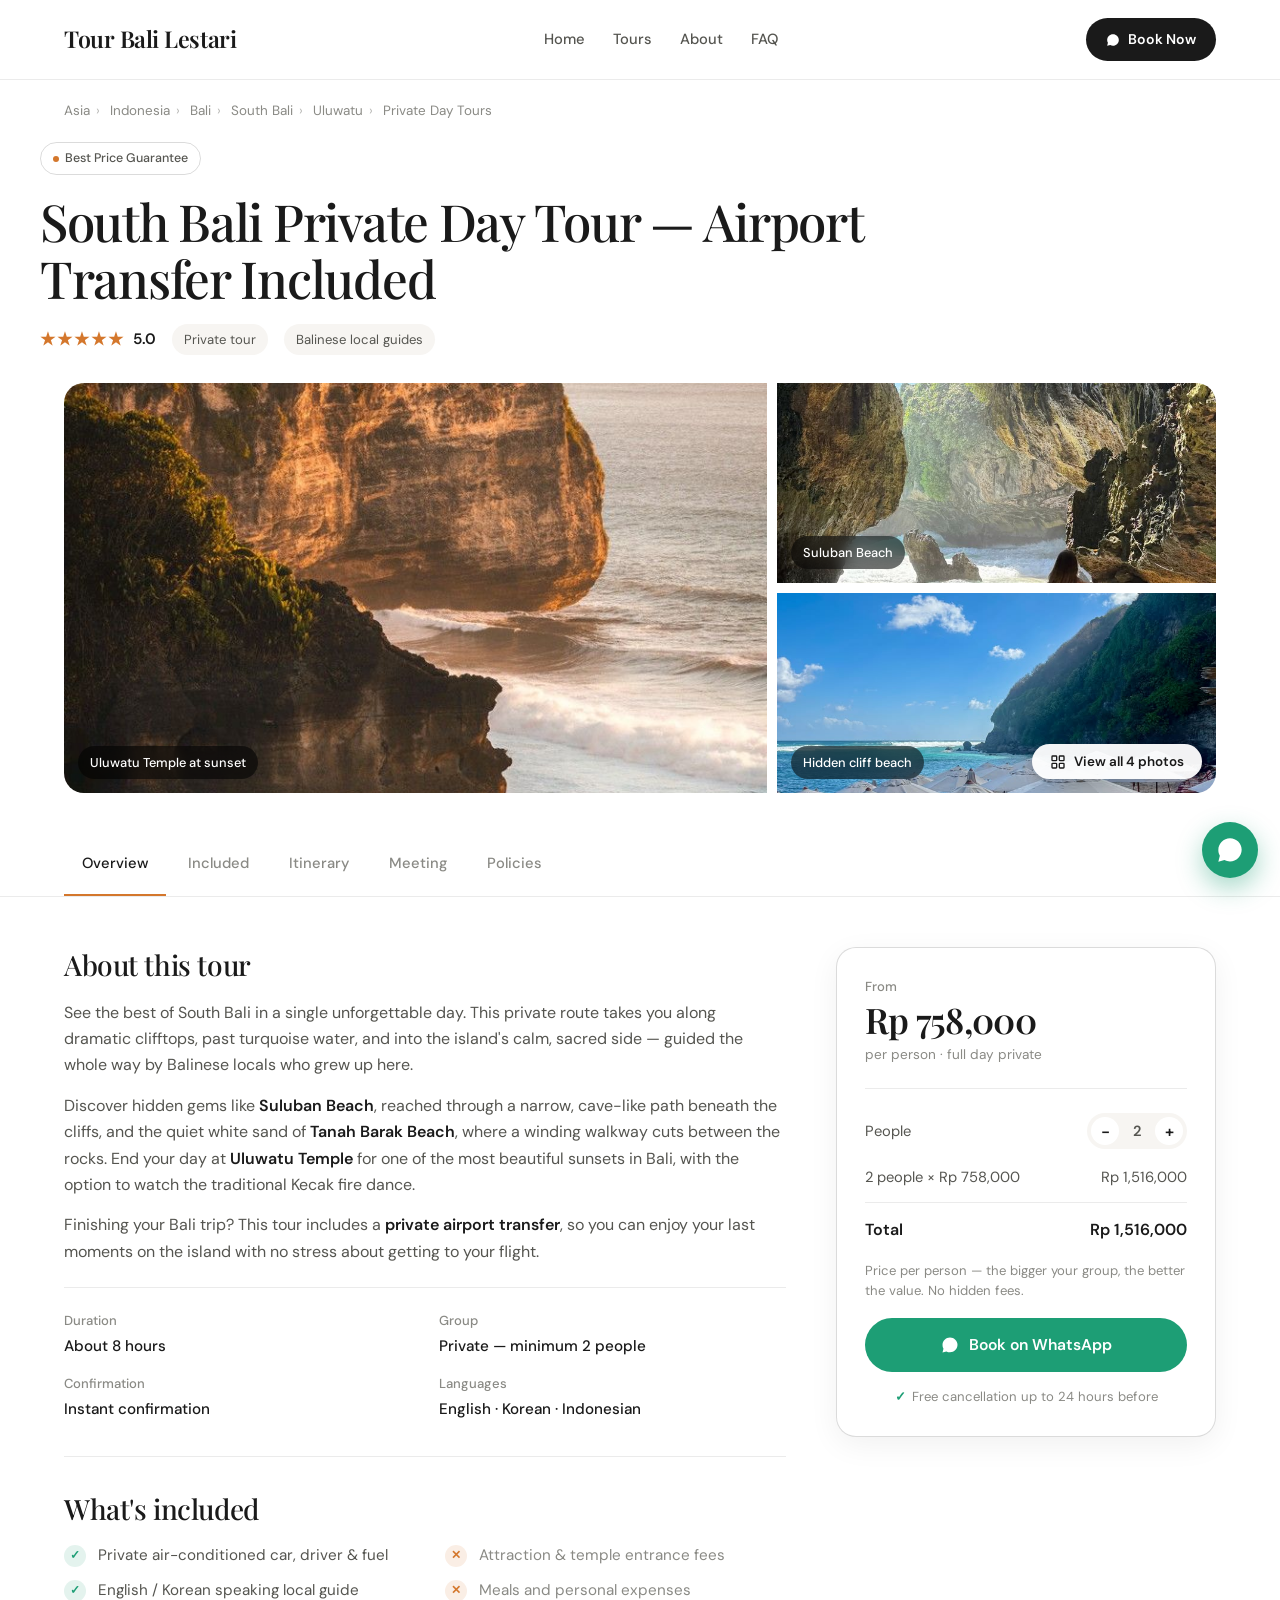
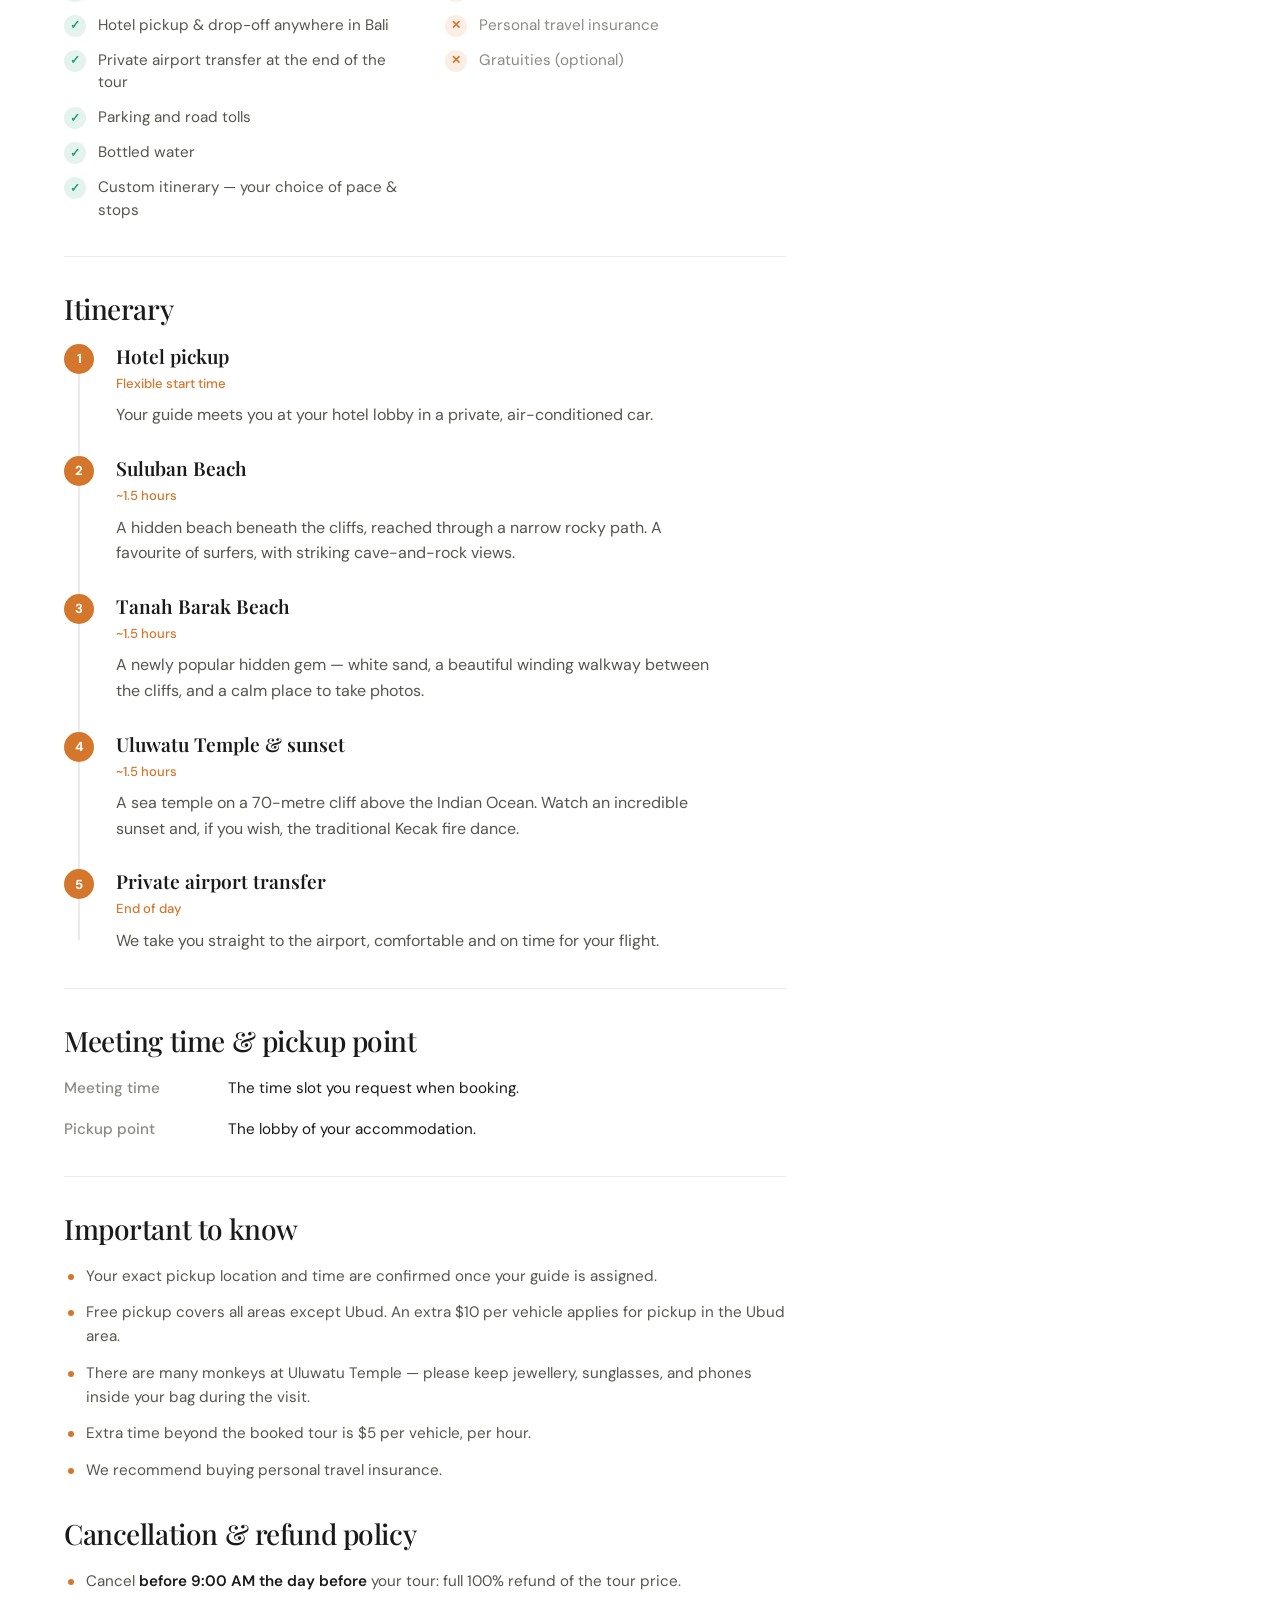
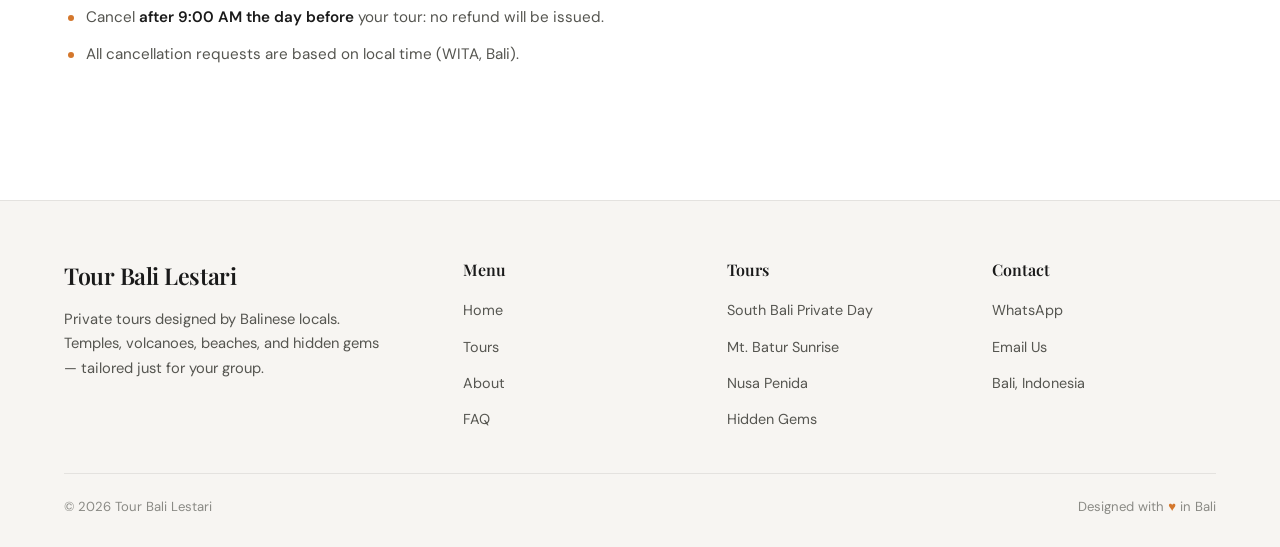
<file: uluwatu-tour.html>
<!DOCTYPE html>
<html lang="en">
<head>
<meta charset="UTF-8">
<meta name="viewport" content="width=device-width, initial-scale=1.0">
<title>South Bali Private Day Tour — Airport Transfer Included | Tour Bali Lestari</title>
<link rel="preconnect" href="https://fonts.googleapis.com">
<link rel="preconnect" href="https://fonts.gstatic.com" crossorigin>
<link href="https://fonts.googleapis.com/css2?family=Playfair+Display:wght@400;500;600;700&family=DM+Sans:wght@300;400;500;600;700&display=swap" rel="stylesheet">
<style>
  :root{
    --bg:#ffffff;--bg-alt:#f7f5f2;--bg-hero:#faf8f5;
    --bg-dark:#1a1a1a;
    --text-dark:#1a1a1a;--text-body:#555550;--text-muted:#8a8a85;--text-white:#ffffff;
    --accent:#d4772c;--accent-hover:#c06820;--accent-light:rgba(212,119,44,.08);
    --green:#1D9E75;--green-hover:#0F6E56;
    --border:rgba(0,0,0,.08);--border-strong:rgba(0,0,0,.14);
    --shadow-sm:0 2px 8px rgba(0,0,0,.04);
    --shadow-md:0 8px 30px rgba(0,0,0,.06);
    --shadow-lg:0 16px 50px rgba(0,0,0,.1);
    --font-display:'Playfair Display',Georgia,serif;
    --font-body:'DM Sans','Helvetica Neue',sans-serif;
    --ease:cubic-bezier(.22,1,.36,1);
    --radius:12px;--radius-lg:20px;--radius-xl:28px;
    --max:1200px;
  }
  *{box-sizing:border-box;margin:0;padding:0}
  html{scroll-behavior:smooth}
  body{background:var(--bg);color:var(--text-dark);font-family:var(--font-body);line-height:1.65;-webkit-font-smoothing:antialiased}
  img{max-width:100%;display:block}
  a{color:inherit;text-decoration:none}
  button{font-family:inherit;border:0;cursor:pointer;background:none}
  .container{max-width:var(--max);margin:0 auto;padding:0 24px}

  /* NAV */
  .nav{position:sticky;top:0;z-index:40;background:var(--bg);border-bottom:1px solid var(--border)}
  .nav-inner{display:flex;align-items:center;justify-content:space-between;padding:18px 24px;max-width:var(--max);margin:0 auto}
  .logo{font-family:var(--font-display);font-size:1.45rem;font-weight:600;letter-spacing:-.02em}
  .nav-links{display:flex;gap:28px;font-size:.92rem;font-weight:500;color:var(--text-body)}
  .nav-links a:hover{color:var(--accent)}
  .nav-cta{display:inline-flex;align-items:center;gap:8px;padding:10px 20px;background:var(--text-dark);color:var(--text-white);border-radius:100px;font-size:.88rem;font-weight:600;transition:all .25s var(--ease)}
  .nav-cta:hover{background:var(--accent)}
  .nav-burger{display:none}

  /* BREADCRUMB */
  .breadcrumb{padding:20px 0 6px;font-size:.84rem;color:var(--text-muted)}
  .breadcrumb a:hover{color:var(--accent)}
  .breadcrumb .sep{margin:0 6px;opacity:.6}

  /* HEADER */
  .head{padding:14px 0 28px}
  .head-badge{display:inline-flex;align-items:center;gap:6px;padding:5px 12px;border:1px solid var(--border-strong);border-radius:100px;font-size:.78rem;font-weight:500;color:var(--text-body);margin-bottom:18px}
  .head-badge::before{content:"";width:6px;height:6px;border-radius:50%;background:var(--accent)}
  .head h1{font-family:var(--font-display);font-size:clamp(2rem,4.2vw,3.2rem);font-weight:500;line-height:1.12;letter-spacing:-.025em;margin-bottom:16px;max-width:860px}
  .head-meta{display:flex;align-items:center;gap:16px;flex-wrap:wrap}
  .rating{display:flex;align-items:center;gap:8px;font-size:.95rem;font-weight:600}
  .stars{color:var(--accent);letter-spacing:2px;font-size:1.05rem}
  .meta-pill{display:inline-flex;align-items:center;gap:6px;padding:5px 12px;background:var(--bg-alt);border-radius:100px;font-size:.82rem;color:var(--text-body)}

  /* GALLERY */
  .gallery{display:grid;grid-template-columns:1.6fr 1fr;grid-template-rows:200px 200px;gap:10px;margin-bottom:40px;border-radius:var(--radius-lg);overflow:hidden;position:relative}
  .gallery .g1{grid-row:1 / span 2;position:relative}
  .gallery figure{position:relative;margin:0;overflow:hidden;background:var(--bg-alt);cursor:pointer}
  .gallery img{width:100%;height:100%;object-fit:cover;transition:transform .8s var(--ease)}
  .gallery figure:hover img{transform:scale(1.04)}
  .gallery figcaption{position:absolute;bottom:14px;left:14px;padding:6px 12px;background:rgba(0,0,0,.55);color:#fff;font-size:.8rem;font-weight:500;border-radius:100px;backdrop-filter:blur(8px)}
  .lb-trigger{position:absolute;bottom:14px;right:14px;z-index:5;padding:9px 18px;background:rgba(255,255,255,.95);color:var(--text-dark);border:0;border-radius:100px;font-size:.84rem;font-weight:600;cursor:pointer;display:inline-flex;align-items:center;gap:8px;box-shadow:0 4px 14px rgba(0,0,0,.2);transition:all .2s}
  .lb-trigger:hover{background:#fff;transform:translateY(-1px);box-shadow:0 6px 18px rgba(0,0,0,.25)}
  .lb-trigger svg{width:16px;height:16px}

  .lb{position:fixed;inset:0;background:rgba(0,0,0,.94);z-index:100;display:flex;align-items:center;justify-content:center;animation:lbfade .2s ease}
  .lb[hidden]{display:none}
  @keyframes lbfade{from{opacity:0}to{opacity:1}}
  .lb-img{max-width:92vw;max-height:84vh;object-fit:contain;border-radius:8px;box-shadow:0 20px 60px rgba(0,0,0,.5)}
  .lb-close,.lb-prev,.lb-next{position:absolute;background:rgba(255,255,255,.12);color:#fff;border:0;border-radius:50%;cursor:pointer;display:flex;align-items:center;justify-content:center;backdrop-filter:blur(8px);transition:all .2s;line-height:1;z-index:2}
  .lb-close{top:20px;right:20px;width:44px;height:44px;font-size:1.8rem;padding-bottom:4px}
  .lb-prev,.lb-next{top:50%;transform:translateY(-50%);width:54px;height:54px;font-size:2.4rem;padding-bottom:6px}
  .lb-prev{left:22px}.lb-next{right:22px}
  .lb-close:hover,.lb-prev:hover,.lb-next:hover{background:rgba(255,255,255,.22);transform:translateY(-50%) scale(1.05)}
  .lb-close:hover{transform:scale(1.05)}
  .lb-counter{position:absolute;top:24px;left:24px;color:rgba(255,255,255,.9);font-size:.88rem;font-weight:500;background:rgba(0,0,0,.4);padding:7px 15px;border-radius:100px;backdrop-filter:blur(8px)}
  .lb-caption{position:absolute;bottom:26px;left:50%;transform:translateX(-50%);color:rgba(255,255,255,.95);font-size:.9rem;background:rgba(0,0,0,.45);padding:9px 18px;border-radius:100px;backdrop-filter:blur(8px);max-width:80vw;text-align:center;white-space:nowrap;overflow:hidden;text-overflow:ellipsis}
  @media(max-width:600px){
    .lb-prev,.lb-next{width:44px;height:44px;font-size:1.9rem}
    .lb-prev{left:10px}.lb-next{right:10px}
  }

  /* TABS */
  .tabs{position:sticky;top:69px;z-index:30;background:var(--bg);border-bottom:1px solid var(--border);margin-bottom:0}
  .tabs-inner{display:flex;gap:4px;max-width:var(--max);margin:0 auto;padding:0 24px;overflow-x:auto;scrollbar-width:none}
  .tabs-inner::-webkit-scrollbar{display:none}
  .tab{padding:18px 18px;font-size:.92rem;font-weight:500;color:var(--text-muted);border-bottom:2px solid transparent;transition:all .2s var(--ease);white-space:nowrap}
  .tab:hover{color:var(--text-dark)}
  .tab.active{color:var(--text-dark);border-bottom-color:var(--accent)}

  /* MAIN LAYOUT */
  .main{display:grid;grid-template-columns:1fr 380px;gap:50px;padding:50px 0 100px;align-items:start}
  .content{min-width:0}
  .content section{padding:34px 0;border-bottom:1px solid var(--border)}
  .content section:first-child{padding-top:0}
  .content section:last-child{border-bottom:0}
  .content h2{font-family:var(--font-display);font-size:1.75rem;font-weight:500;letter-spacing:-.015em;margin-bottom:18px;line-height:1.25}
  .content p{color:var(--text-body);margin-bottom:14px;font-size:1rem}
  .content p:last-child{margin-bottom:0}
  .content strong{color:var(--text-dark);font-weight:600}

  /* About meta row */
  .about-meta{display:grid;grid-template-columns:repeat(2,1fr);gap:14px 28px;margin-top:22px;padding-top:22px;border-top:1px solid var(--border)}
  .about-meta div{display:flex;flex-direction:column;gap:2px}
  .about-meta dt{font-size:.82rem;color:var(--text-muted);font-weight:500}
  .about-meta dd{font-size:.95rem;color:var(--text-dark);font-weight:500}

  /* INCLUDED */
  .inc-grid{display:grid;grid-template-columns:1fr 1fr;gap:28px 40px;margin-top:8px}
  .inc-grid ul{list-style:none;display:flex;flex-direction:column;gap:12px}
  .inc-grid li{display:flex;align-items:flex-start;gap:12px;font-size:.95rem;color:var(--text-body);line-height:1.5}
  .inc-grid .mark{flex-shrink:0;width:22px;height:22px;border-radius:50%;display:grid;place-items:center;font-size:.72rem;font-weight:700;margin-top:1px}
  .inc-grid .yes .mark{background:rgba(29,158,117,.12);color:var(--green)}
  .inc-grid .no .mark{background:rgba(212,119,44,.12);color:var(--accent)}
  .inc-grid .no li{color:var(--text-muted)}

  /* ITINERARY */
  .itin{position:relative;margin-top:8px}
  .itin::before{content:"";position:absolute;left:14px;top:14px;bottom:14px;width:2px;background:var(--border)}
  .itin-item{position:relative;padding-left:52px;padding-bottom:28px}
  .itin-item:last-child{padding-bottom:0}
  .itin-num{position:absolute;left:0;top:0;width:30px;height:30px;border-radius:50%;background:var(--bg);border:2px solid var(--border);display:grid;place-items:center;font-size:.82rem;font-weight:700;color:var(--text-muted)}
  .itin-item.on .itin-num{background:var(--accent);border-color:var(--accent);color:#fff}
  .itin-title{font-family:var(--font-display);font-size:1.2rem;font-weight:600;color:var(--text-dark);margin-bottom:4px;line-height:1.3}
  .itin-sub{font-size:.82rem;color:var(--accent);font-weight:500;margin-bottom:8px}
  .itin-desc{font-size:.95rem;color:var(--text-body);line-height:1.6;max-width:600px}

  /* MEETING / INFO */
  .meta-row{display:grid;grid-template-columns:140px 1fr;gap:16px 24px;margin-top:8px;font-size:.95rem}
  .meta-row dt{color:var(--text-muted);font-weight:500}
  .meta-row dd{color:var(--text-dark)}
  .bullet-list{list-style:none;margin-top:8px;display:flex;flex-direction:column;gap:12px}
  .bullet-list li{position:relative;padding-left:22px;color:var(--text-body);font-size:.95rem;line-height:1.6}
  .bullet-list li::before{content:"";position:absolute;left:4px;top:10px;width:6px;height:6px;border-radius:50%;background:var(--accent)}

  /* BOOKING BOX */
  .booking{position:sticky;top:130px;background:var(--bg);border:1px solid var(--border-strong);border-radius:var(--radius-lg);padding:28px;box-shadow:var(--shadow-md)}
  .book-from{font-size:.82rem;color:var(--text-muted);font-weight:500;margin-bottom:4px}
  .book-price{font-family:var(--font-display);font-size:2.2rem;font-weight:600;color:var(--text-dark);letter-spacing:-.02em;line-height:1.1}
  .book-price-sub{font-size:.85rem;color:var(--text-muted);margin-top:4px;margin-bottom:22px}
  .book-calc{border-top:1px solid var(--border);padding-top:16px;margin-bottom:6px}
  .book-row{display:flex;justify-content:space-between;align-items:center;padding:8px 0;font-size:.92rem;color:var(--text-body)}
  .book-row.total{border-top:1px solid var(--border);margin-top:4px;padding-top:14px;font-weight:600;color:var(--text-dark);font-size:1rem}
  .book-qty{display:flex;align-items:center;gap:8px;background:var(--bg-alt);border-radius:100px;padding:4px}
  .book-qty button{width:28px;height:28px;border-radius:50%;background:var(--bg);color:var(--text-dark);font-weight:600;font-size:1rem;display:grid;place-items:center;transition:all .2s var(--ease)}
  .book-qty button:hover{background:var(--accent);color:#fff}
  .book-qty span{min-width:20px;text-align:center;font-weight:600;font-size:.92rem}
  .book-cta{display:flex;align-items:center;justify-content:center;gap:10px;width:100%;padding:14px;background:var(--green);color:#fff;border-radius:100px;font-size:.98rem;font-weight:600;margin-top:18px;transition:all .25s var(--ease)}
  .book-cta:hover{background:var(--green-hover);transform:translateY(-1px);box-shadow:0 10px 24px rgba(29,158,117,.3)}
  .book-note{text-align:center;font-size:.82rem;color:var(--text-muted);margin-top:14px;display:flex;align-items:center;justify-content:center;gap:6px}
  .book-note::before{content:"✓";color:var(--green);font-weight:700}

  /* FOOTER */
  footer{background:var(--bg-alt);padding:56px 0 30px;border-top:1px solid var(--border)}
  .foot-grid{display:grid;grid-template-columns:1.6fr 1fr 1fr 1fr;gap:40px;padding-bottom:40px;border-bottom:1px solid var(--border)}
  .foot-brand p{color:var(--text-body);font-size:.92rem;margin-top:12px;max-width:320px}
  .foot-col h4{font-family:var(--font-display);font-size:1rem;font-weight:600;margin-bottom:14px}
  .foot-col ul{list-style:none;display:flex;flex-direction:column;gap:10px}
  .foot-col a{color:var(--text-body);font-size:.9rem}
  .foot-col a:hover{color:var(--accent)}
  .foot-bottom{display:flex;justify-content:space-between;align-items:center;padding-top:22px;font-size:.82rem;color:var(--text-muted)}
  .foot-bottom span.heart{color:var(--accent)}

  /* WA FLOAT */
  .wa-float{position:fixed;right:22px;bottom:22px;z-index:35;width:56px;height:56px;border-radius:50%;background:var(--green);color:#fff;display:grid;place-items:center;box-shadow:0 10px 26px rgba(29,158,117,.4);transition:transform .2s var(--ease)}
  .wa-float:hover{transform:scale(1.08)}
  .wa-float svg{width:28px;height:28px}

  /* RESPONSIVE */
  @media (max-width:900px){
    .nav-links{display:none}
    .main{grid-template-columns:1fr;gap:28px;padding:30px 0 60px}
    .booking{position:static;margin-bottom:20px}
    .head h1{font-size:1.8rem}
    .gallery{grid-template-columns:1fr;grid-template-rows:260px;grid-auto-rows:140px}
    .gallery .g1{grid-row:auto}
    .gallery figure:nth-child(n+4){display:none}
    .inc-grid{grid-template-columns:1fr;gap:20px}
    .about-meta{grid-template-columns:1fr}
    .foot-grid{grid-template-columns:1fr 1fr;gap:28px}
    .foot-brand{grid-column:1 / -1}
    .foot-bottom{flex-direction:column;gap:8px}
    .meta-row{grid-template-columns:1fr}
    .meta-row dt{margin-top:8px}
    .tabs{top:65px}
  }
</style>
</head>
<body>

<!-- NAV -->
<nav class="nav">
  <div class="nav-inner">
    <a href="/" class="logo">Tour Bali Lestari</a>
    <div class="nav-links">
      <a href="/">Home</a>
      <a href="/#tours">Tours</a>
      <a href="/#about">About</a>
      <a href="/#faq">FAQ</a>
    </div>
    <a class="nav-cta" href="https://wa.me/610452499051" target="_blank">
      <svg width="14" height="14" viewBox="0 0 24 24" fill="currentColor"><path d="M17.5 14.4c-.3-.2-1.8-.9-2.1-1-.3-.1-.5-.2-.7.2s-.8 1-1 1.2c-.2.2-.3.2-.6.1-.3-.2-1.3-.5-2.5-1.5-.9-.8-1.5-1.8-1.7-2.1-.2-.3 0-.5.1-.6l.5-.6c.2-.2.2-.3.3-.5.1-.2 0-.4 0-.5L8.9 7c-.2-.6-.5-.5-.7-.5h-.6c-.2 0-.5.1-.8.4-.3.3-1 1-1 2.4 0 1.4 1 2.8 1.2 3 .1.2 2 3.1 4.9 4.3.7.3 1.2.5 1.6.6.7.2 1.3.2 1.8.1.6-.1 1.7-.7 1.9-1.4.2-.7.2-1.3.2-1.4-.1 0-.3-.1-.6-.2zM12 2C6.5 2 2 6.5 2 12c0 1.7.4 3.4 1.3 4.9L2 22l5.2-1.4c1.4.8 3.1 1.2 4.8 1.2 5.5 0 10-4.5 10-10S17.5 2 12 2z"/></svg>
      Book Now
    </a>
  </div>
</nav>

<!-- BREADCRUMB -->
<div class="container">
  <nav class="breadcrumb">
    <a href="/">Asia</a><span class="sep">›</span>
    <a href="/">Indonesia</a><span class="sep">›</span>
    <a href="/">Bali</a><span class="sep">›</span>
    <a href="/">South Bali</a><span class="sep">›</span>
    <a href="/">Uluwatu</a><span class="sep">›</span>
    <span>Private Day Tours</span>
  </nav>
</div>

<!-- HEADER -->
<header class="container head">
  <span class="head-badge">Best Price Guarantee</span>
  <h1>South Bali Private Day Tour — Airport Transfer Included</h1>
  <div class="head-meta">
    <div class="rating"><span class="stars">★★★★★</span> <span>5.0</span></div>
    <span class="meta-pill">Private tour</span>
    <span class="meta-pill">Balinese local guides</span>
  </div>
</header>

<!-- GALLERY -->
<div class="container">
  <div class="gallery">
    <figure class="g1" onclick="openLB(0)">
      <img src="/img/uluwatu/uluwatu-temple.jpg" alt="Uluwatu Temple at sunset">
      <figcaption>Uluwatu Temple at sunset</figcaption>
    </figure>
    <figure onclick="openLB(1)">
      <img src="/img/uluwatu/suluban-beach.jpg" alt="Suluban Beach">
      <figcaption>Suluban Beach</figcaption>
    </figure>
    <figure onclick="openLB(2)">
      <img src="/img/uluwatu/sunday-beach-club.jpg" alt="Hidden cliff beach">
      <figcaption>Hidden cliff beach</figcaption>
    </figure>
    <button class="lb-trigger" onclick="openLB(0)">
      <svg viewBox="0 0 24 24" fill="none" stroke="currentColor" stroke-width="2"><rect x="3" y="3" width="7" height="7" rx="1"/><rect x="14" y="3" width="7" height="7" rx="1"/><rect x="3" y="14" width="7" height="7" rx="1"/><rect x="14" y="14" width="7" height="7" rx="1"/></svg>
      View all 4 photos
    </button>
  </div>
</div>

<!-- LIGHTBOX -->
<div class="lb" id="lb" hidden>
  <button class="lb-close" onclick="closeLB()" aria-label="Close">×</button>
  <button class="lb-prev" onclick="prevLB()" aria-label="Previous">‹</button>
  <img class="lb-img" id="lbImg" alt="">
  <button class="lb-next" onclick="nextLB()" aria-label="Next">›</button>
  <div class="lb-counter" id="lbCount">1 / 4</div>
  <div class="lb-caption" id="lbCap"></div>
</div>

<!-- TABS -->
<div class="tabs">
  <div class="tabs-inner" id="tabs">
    <a href="#overview" class="tab active">Overview</a>
    <a href="#included" class="tab">Included</a>
    <a href="#itinerary" class="tab">Itinerary</a>
    <a href="#meeting" class="tab">Meeting</a>
    <a href="#policies" class="tab">Policies</a>
  </div>
</div>

<!-- MAIN -->
<div class="container">
  <div class="main">
    <div class="content">

      <!-- OVERVIEW -->
      <section id="overview">
        <h2>About this tour</h2>
        <p>See the best of South Bali in a single unforgettable day. This private route takes you along dramatic clifftops, past turquoise water, and into the island's calm, sacred side — guided the whole way by Balinese locals who grew up here.</p>
        <p>Discover hidden gems like <strong>Suluban Beach</strong>, reached through a narrow, cave-like path beneath the cliffs, and the quiet white sand of <strong>Tanah Barak Beach</strong>, where a winding walkway cuts between the rocks. End your day at <strong>Uluwatu Temple</strong> for one of the most beautiful sunsets in Bali, with the option to watch the traditional Kecak fire dance.</p>
        <p>Finishing your Bali trip? This tour includes a <strong>private airport transfer</strong>, so you can enjoy your last moments on the island with no stress about getting to your flight.</p>

        <dl class="about-meta">
          <div><dt>Duration</dt><dd>About 8 hours</dd></div>
          <div><dt>Group</dt><dd>Private — minimum 2 people</dd></div>
          <div><dt>Confirmation</dt><dd>Instant confirmation</dd></div>
          <div><dt>Languages</dt><dd>English · Korean · Indonesian</dd></div>
        </dl>
      </section>

      <!-- INCLUDED -->
      <section id="included">
        <h2>What's included</h2>
        <div class="inc-grid">
          <ul class="yes">
            <li><span class="mark">✓</span> Private air-conditioned car, driver &amp; fuel</li>
            <li><span class="mark">✓</span> English / Korean speaking local guide</li>
            <li><span class="mark">✓</span> Hotel pickup &amp; drop-off anywhere in Bali</li>
            <li><span class="mark">✓</span> Private airport transfer at the end of the tour</li>
            <li><span class="mark">✓</span> Parking and road tolls</li>
            <li><span class="mark">✓</span> Bottled water</li>
            <li><span class="mark">✓</span> Custom itinerary — your choice of pace &amp; stops</li>
          </ul>
          <ul class="no">
            <li><span class="mark">✕</span> Attraction &amp; temple entrance fees</li>
            <li><span class="mark">✕</span> Meals and personal expenses</li>
            <li><span class="mark">✕</span> Personal travel insurance</li>
            <li><span class="mark">✕</span> Gratuities (optional)</li>
          </ul>
        </div>
      </section>

      <!-- ITINERARY -->
      <section id="itinerary">
        <h2>Itinerary</h2>
        <div class="itin">
          <div class="itin-item on">
            <span class="itin-num">1</span>
            <h3 class="itin-title">Hotel pickup</h3>
            <div class="itin-sub">Flexible start time</div>
            <p class="itin-desc">Your guide meets you at your hotel lobby in a private, air-conditioned car.</p>
          </div>
          <div class="itin-item on">
            <span class="itin-num">2</span>
            <h3 class="itin-title">Suluban Beach</h3>
            <div class="itin-sub">~1.5 hours</div>
            <p class="itin-desc">A hidden beach beneath the cliffs, reached through a narrow rocky path. A favourite of surfers, with striking cave-and-rock views.</p>
          </div>
          <div class="itin-item on">
            <span class="itin-num">3</span>
            <h3 class="itin-title">Tanah Barak Beach</h3>
            <div class="itin-sub">~1.5 hours</div>
            <p class="itin-desc">A newly popular hidden gem — white sand, a beautiful winding walkway between the cliffs, and a calm place to take photos.</p>
          </div>
          <div class="itin-item on">
            <span class="itin-num">4</span>
            <h3 class="itin-title">Uluwatu Temple &amp; sunset</h3>
            <div class="itin-sub">~1.5 hours</div>
            <p class="itin-desc">A sea temple on a 70-metre cliff above the Indian Ocean. Watch an incredible sunset and, if you wish, the traditional Kecak fire dance.</p>
          </div>
          <div class="itin-item on">
            <span class="itin-num">5</span>
            <h3 class="itin-title">Private airport transfer</h3>
            <div class="itin-sub">End of day</div>
            <p class="itin-desc">We take you straight to the airport, comfortable and on time for your flight.</p>
          </div>
        </div>
      </section>

      <!-- MEETING -->
      <section id="meeting">
        <h2>Meeting time &amp; pickup point</h2>
        <dl class="meta-row">
          <dt>Meeting time</dt><dd>The time slot you request when booking.</dd>
          <dt>Pickup point</dt><dd>The lobby of your accommodation.</dd>
        </dl>
      </section>

      <!-- POLICIES -->
      <section id="policies">
        <h2>Important to know</h2>
        <ul class="bullet-list">
          <li>Your exact pickup location and time are confirmed once your guide is assigned.</li>
          <li>Free pickup covers all areas except Ubud. An extra $10 per vehicle applies for pickup in the Ubud area.</li>
          <li>There are many monkeys at Uluwatu Temple — please keep jewellery, sunglasses, and phones inside your bag during the visit.</li>
          <li>Extra time beyond the booked tour is $5 per vehicle, per hour.</li>
          <li>We recommend buying personal travel insurance.</li>
        </ul>

        <h2 style="margin-top:34px">Cancellation &amp; refund policy</h2>
        <ul class="bullet-list">
          <li>Cancel <strong>before 9:00 AM the day before</strong> your tour: full 100% refund of the tour price.</li>
          <li>Cancel <strong>after 9:00 AM the day before</strong> your tour: no refund will be issued.</li>
          <li>All cancellation requests are based on local time (WITA, Bali).</li>
        </ul>
      </section>

    </div>

    <!-- BOOKING BOX -->
    <aside class="booking">
      <div class="book-from">From</div>
      <div class="book-price">Rp 758,000</div>
      <div class="book-price-sub">per person · full day private</div>

      <div class="book-calc">
        <div class="book-row">
          <span>People</span>
          <div class="book-qty">
            <button onclick="updateQty(-1)" aria-label="Decrease">−</button>
            <span id="qty">2</span>
            <button onclick="updateQty(1)" aria-label="Increase">+</button>
          </div>
        </div>
        <div class="book-row">
          <span id="calcLabel">2 people × Rp 758,000</span>
          <span id="calcSub">Rp 1,516,000</span>
        </div>
        <div class="book-row total">
          <span>Total</span>
          <span id="calcTotal">Rp 1,516,000</span>
        </div>
      </div>

      <p style="font-size:.82rem;color:var(--text-muted);margin:10px 0 0;line-height:1.5">Price per person — the bigger your group, the better the value. No hidden fees.</p>

      <a class="book-cta" href="https://wa.me/610452499051?text=Hi!%20I%20want%20to%20book%20South%20Bali%20Private%20Day%20Tour" target="_blank">
        <svg width="18" height="18" viewBox="0 0 24 24" fill="currentColor"><path d="M17.5 14.4c-.3-.2-1.8-.9-2.1-1-.3-.1-.5-.2-.7.2s-.8 1-1 1.2c-.2.2-.3.2-.6.1-.3-.2-1.3-.5-2.5-1.5-.9-.8-1.5-1.8-1.7-2.1-.2-.3 0-.5.1-.6l.5-.6c.2-.2.2-.3.3-.5.1-.2 0-.4 0-.5L8.9 7c-.2-.6-.5-.5-.7-.5h-.6c-.2 0-.5.1-.8.4-.3.3-1 1-1 2.4 0 1.4 1 2.8 1.2 3 .1.2 2 3.1 4.9 4.3.7.3 1.2.5 1.6.6.7.2 1.3.2 1.8.1.6-.1 1.7-.7 1.9-1.4.2-.7.2-1.3.2-1.4-.1 0-.3-.1-.6-.2zM12 2C6.5 2 2 6.5 2 12c0 1.7.4 3.4 1.3 4.9L2 22l5.2-1.4c1.4.8 3.1 1.2 4.8 1.2 5.5 0 10-4.5 10-10S17.5 2 12 2z"/></svg>
        Book on WhatsApp
      </a>
      <div class="book-note">Free cancellation up to 24 hours before</div>
    </aside>
  </div>
</div>

<!-- FOOTER -->
<footer>
  <div class="container">
    <div class="foot-grid">
      <div class="foot-brand">
        <a href="/" class="logo">Tour Bali Lestari</a>
        <p>Private tours designed by Balinese locals. Temples, volcanoes, beaches, and hidden gems — tailored just for your group.</p>
      </div>
      <div class="foot-col">
        <h4>Menu</h4>
        <ul>
          <li><a href="/">Home</a></li>
          <li><a href="/#tours">Tours</a></li>
          <li><a href="/#about">About</a></li>
          <li><a href="/#faq">FAQ</a></li>
        </ul>
      </div>
      <div class="foot-col">
        <h4>Tours</h4>
        <ul>
          <li><a href="/uluwatu-tour.html">South Bali Private Day</a></li>
          <li><a href="/">Mt. Batur Sunrise</a></li>
          <li><a href="/">Nusa Penida</a></li>
          <li><a href="/">Hidden Gems</a></li>
        </ul>
      </div>
      <div class="foot-col">
        <h4>Contact</h4>
        <ul>
          <li><a href="https://wa.me/610452499051">WhatsApp</a></li>
          <li><a href="mailto:info@tourbalilestari.com">Email Us</a></li>
          <li><a href="#">Bali, Indonesia</a></li>
        </ul>
      </div>
    </div>
    <div class="foot-bottom">
      <span>© 2026 Tour Bali Lestari</span>
      <span>Designed with <span class="heart">♥</span> in Bali</span>
    </div>
  </div>
</footer>

<a class="wa-float" href="https://wa.me/610452499051" aria-label="Chat on WhatsApp" target="_blank">
  <svg viewBox="0 0 24 24" fill="currentColor"><path d="M17.5 14.4c-.3-.2-1.8-.9-2.1-1-.3-.1-.5-.2-.7.2s-.8 1-1 1.2c-.2.2-.3.2-.6.1-.3-.2-1.3-.5-2.5-1.5-.9-.8-1.5-1.8-1.7-2.1-.2-.3 0-.5.1-.6l.5-.6c.2-.2.2-.3.3-.5.1-.2 0-.4 0-.5L8.9 7c-.2-.6-.5-.5-.7-.5h-.6c-.2 0-.5.1-.8.4-.3.3-1 1-1 2.4 0 1.4 1 2.8 1.2 3 .1.2 2 3.1 4.9 4.3.7.3 1.2.5 1.6.6.7.2 1.3.2 1.8.1.6-.1 1.7-.7 1.9-1.4.2-.7.2-1.3.2-1.4-.1 0-.3-.1-.6-.2zM12 2C6.5 2 2 6.5 2 12c0 1.7.4 3.4 1.3 4.9L2 22l5.2-1.4c1.4.8 3.1 1.2 4.8 1.2 5.5 0 10-4.5 10-10S17.5 2 12 2z"/></svg>
</a>

<script>
  // Booking quantity calculator
  const PRICE = 758000;
  let qty = 2;
  const fmt = n => 'Rp ' + n.toLocaleString('en-US');
  function updateQty(delta){
    const next = qty + delta;
    if(next < 2 || next > 20) return;
    qty = next;
    document.getElementById('qty').textContent = qty;
    document.getElementById('calcLabel').textContent = qty + ' people × ' + fmt(PRICE);
    document.getElementById('calcSub').textContent = fmt(qty * PRICE);
    document.getElementById('calcTotal').textContent = fmt(qty * PRICE);
  }

  // Tabs active state on scroll + click smooth scroll
  // Lightbox
  const LB_IMAGES = [
    {src:"/img/uluwatu/uluwatu-temple.jpg", cap:"Uluwatu Temple at sunset"},
    {src:"/img/uluwatu/suluban-beach.jpg", cap:"Suluban Beach"},
    {src:"/img/uluwatu/sunday-beach-club.jpg", cap:"Sunday Beach Club"},
    {src:"/img/uluwatu/uluwatu-view.jpg", cap:"Uluwatu cliff view"}
  ];
  let lbIdx = 0;
  function openLB(i){ lbIdx = i; document.getElementById('lb').hidden = false; document.body.style.overflow = 'hidden'; renderLB(); }
  function closeLB(){ document.getElementById('lb').hidden = true; document.body.style.overflow = ''; }
  function nextLB(){ lbIdx = (lbIdx + 1) % LB_IMAGES.length; renderLB(); }
  function prevLB(){ lbIdx = (lbIdx - 1 + LB_IMAGES.length) % LB_IMAGES.length; renderLB(); }
  function renderLB(){
    const im = LB_IMAGES[lbIdx];
    document.getElementById('lbImg').src = im.src;
    document.getElementById('lbImg').alt = im.cap;
    document.getElementById('lbCap').textContent = im.cap;
    document.getElementById('lbCount').textContent = (lbIdx+1) + ' / ' + LB_IMAGES.length;
  }
  document.addEventListener('keydown', e => {
    if (document.getElementById('lb').hidden) return;
    if (e.key === 'Escape') closeLB();
    if (e.key === 'ArrowRight') nextLB();
    if (e.key === 'ArrowLeft') prevLB();
  });
  document.getElementById('lb').addEventListener('click', e => { if (e.target.id === 'lb') closeLB(); });
  // Touch swipe
  let tx = 0;
  document.getElementById('lb').addEventListener('touchstart', e => { tx = e.touches[0].clientX; }, {passive:true});
  document.getElementById('lb').addEventListener('touchend', e => {
    const dx = e.changedTouches[0].clientX - tx;
    if (Math.abs(dx) > 50) dx > 0 ? prevLB() : nextLB();
  }, {passive:true});

  const tabs = document.querySelectorAll('.tab');
  const sections = Array.from(tabs).map(t => document.querySelector(t.getAttribute('href')));
  tabs.forEach(t => t.addEventListener('click', e => {
    e.preventDefault();
    const target = document.querySelector(t.getAttribute('href'));
    const offset = target.getBoundingClientRect().top + window.scrollY - 130;
    window.scrollTo({top: offset, behavior:'smooth'});
  }));
  window.addEventListener('scroll', () => {
    const scrollPos = window.scrollY + 160;
    let activeIdx = 0;
    sections.forEach((s, i) => { if(s && s.offsetTop <= scrollPos) activeIdx = i; });
    tabs.forEach((t, i) => t.classList.toggle('active', i === activeIdx));
  }, {passive:true});
</script>

</body>
</html>
</file>
